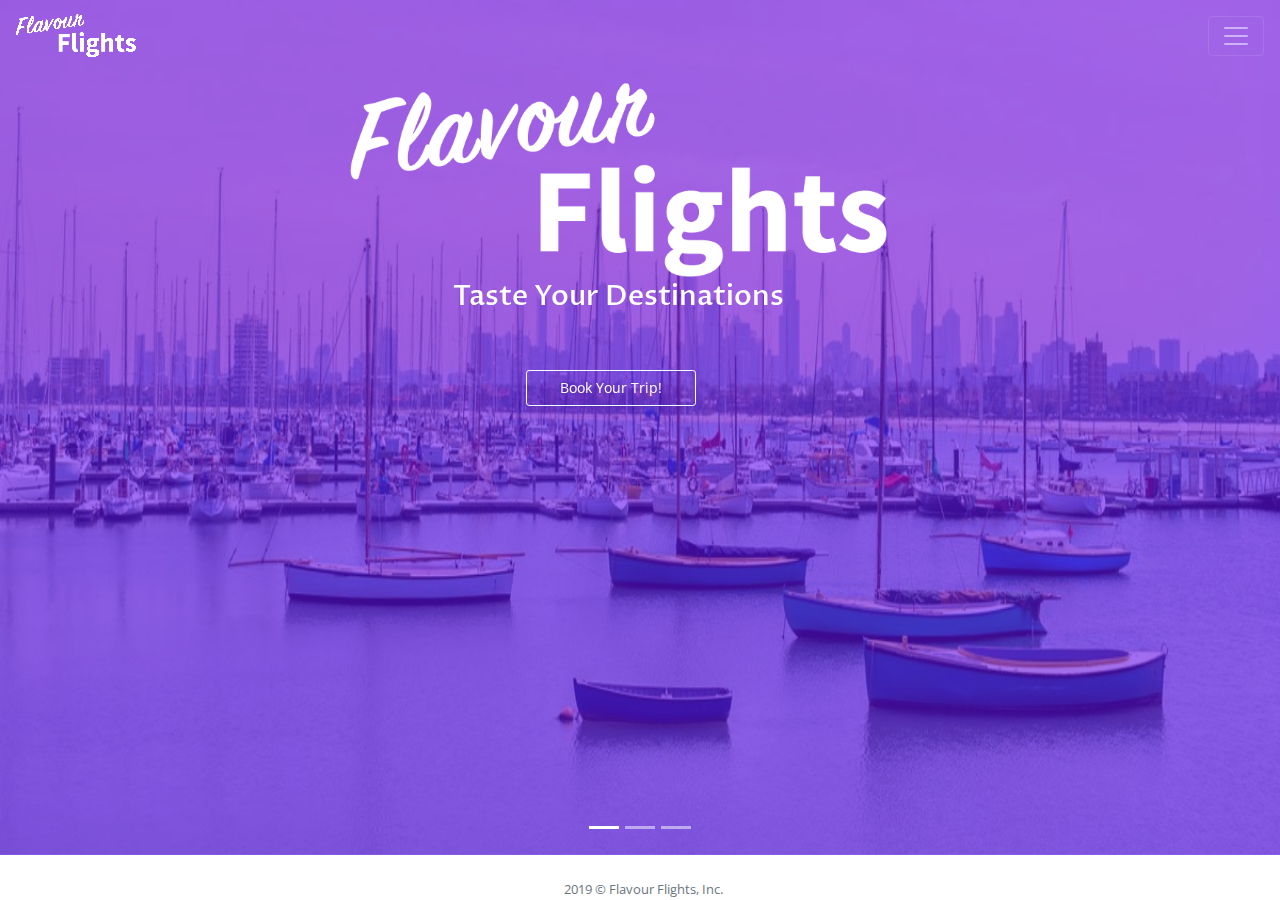
<file: index.html>
<!DOCTYPE html>
<html lang="en">
<head>
    <meta charset="UTF-8">
    <meta name="keywords" content="Flavour Flights, Mocktails, travelling">
    <meta name="viewport" content="width=device-width, initial-scale=1.0">
    <meta name="description" content="Reviews with photo's and video">
    <meta name="author" content="Alaa">
    <title>Flavour Flights</title>

    <link rel="stylesheet" href="https://stackpath.bootstrapcdn.com/bootstrap/4.3.1/css/bootstrap.min.css"
          integrity="sha384-ggOyR0iXCbMQv3Xipma34MD+dH/1fQ784/j6cY/iJTQUOhcWr7x9JvoRxT2MZw1T" crossorigin="anonymous">

    <script src="https://code.jquery.com/jquery-3.3.1.slim.min.js"
            integrity="sha384-q8i/X+965DzO0rT7abK41JStQIAqVgRVzpbzo5smXKp4YfRvH+8abtTE1Pi6jizo"
            crossorigin="anonymous"></script>
    <script src="https://cdnjs.cloudflare.com/ajax/libs/popper.js/1.14.7/umd/popper.min.js"
            integrity="sha384-UO2eT0CpHqdSJQ6hJty5KVphtPhzWj9WO1clHTMGa3JDZwrnQq4sF86dIHNDz0W1"
            crossorigin="anonymous"></script>
    <script src="https://stackpath.bootstrapcdn.com/bootstrap/4.3.1/js/bootstrap.min.js"
            integrity="sha384-JjSmVgyd0p3pXB1rRibZUAYoIIy6OrQ6VrjIEaFf/nJGzIxFDsf4x0xIM+B07jRM"
            crossorigin="anonymous"></script>
    <link rel="stylesheet" href="style.css">
    <link rel="stylesheet" href="style-index.css">
    <link rel="icon" type="image/png" sizes="16x16" href="src/favicon-16x16.png">


</head>
<body>


<!-- Audio is here   -->
<audio src="src/dm6uCZ6N4mwa.128.mp3" type="audio/mp3" autoplay >
</audio>

<a id="top"></a>

<nav class="navbar fixed-top navbar-dark bg-transparent">
    <img class="navbar-brand" src="src/logo_small.png" alt="logo_company">
    <button class="navbar-toggler" type="button" data-toggle="collapse" data-target="#navbarSupportedContent"
            aria-controls="navbarSupportedContent" aria-expanded="false" aria-label="Toggle navigation">
        <span class="navbar-toggler-icon"></span>
    </button>

    <div class="collapse navbar-collapse" id="navbarSupportedContent">
        <ul class="navbar-nav ml-auto text-right mr-2">
            <li class="nav-item active">
                <a class="nav-link" href="index.html">Home <span class="sr-only">(current)</span></a>
            </li>
            <li class="nav-item">
                <a class="nav-link" href="howitworks.html">How It Works</a>
            </li>
            <li class="nav-item">
                <a class="nav-link " href="about.html">About Us</a>
            </li>
            <li class="nav-item">
                <a class="nav-link " href="contact-users.html">Book Now!</a>
            </li>
            <li class="nav-item">
                <a class="nav-link " href="reviews.html">Reviews</a>
            </li>

        </ul>
        <!--
        <form class="form-inline my-2 my-lg-0">
            <input class="form-control mr-sm-2" type="search" placeholder="Search" aria-label="Search">
            <button class="btn btn-outline-success my-2 my-sm-0" type="submit">Search</button>
        </form>
        -->

    </div>

</nav>
<!-- color-opacity is here   -->
<div class="opacity-color" rel="opacity-color">
</div>

<div id="carouselExampleIndicators" class="carousel slide" data-ride="carousel">
    <ol class="carousel-indicators">
        <li data-target="#carouselExampleIndicators" data-slide-to="0" class="active"></li>
        <li data-target="#carouselExampleIndicators" data-slide-to="1"></li>
        <li data-target="#carouselExampleIndicators" data-slide-to="2"></li>
    </ol>
    <div class="carousel-inner">
        <div class="carousel-item active">
            <img class="d-block w-100"
                 src="src/breakwater-1200x500.jpg"
                 alt="First slide">
        </div>
        <div class="carousel-item">
            <img class="d-block w-100"
                 src="src/NautilusLVAN002-1200x500.jpg"
                 alt="Second slide">
        </div>
        <div class="carousel-item">
            <img class="d-block w-100"
                 src="src/e1cea-mede-1200x500.jpg" alt="Third slide">
        </div>
    </div>
    <a class="carousel-control-prev" href="#carouselExampleIndicators" role="button" data-slide="prev">
        <span class="carousel-control-prev-icon" aria-hidden="true"></span>
        <span class="sr-only">Previous</span>
    </a>
    <a class="carousel-control-next" href="#carouselExampleIndicators" role="button" data-slide="next">
        <span class="carousel-control-next-icon" aria-hidden="true"></span>
        <span class="sr-only">Next</span>
    </a>
    <div class="main-text hidden-xs">
        <div class="col-md-12 text-center">
            <img class="logo" src="src/Flavoured_Flights-11.png" alt="logo">
            <h3>
                Taste Your Destinations
            </h3>
            <br>
            <br>

            <div class="">
                <a class="btn btn-clear btn-sm btn-min-block" href="contact-users.html">Book Your Trip!</a></div>
        </div>
    </div>
</div>

<footer class="panel-footer-clear text-muted text-center mw-100">
    <div class="row">
        <div class="col">
            <span class="">&nbsp; 2019 &copy; Flavour Flights, Inc. </span>
        </div>
    </div>
</footer>
<!--  <a class="text-primary" href="#">Privacy</a> - <a class="text-primary" href="#">Terms</a>
</span>
</div>
<div class="col text-right">
 <span class=""><a href="#top">Back to top of page </a></span>
</div>
</div> -->

</body>
</html>
</file>
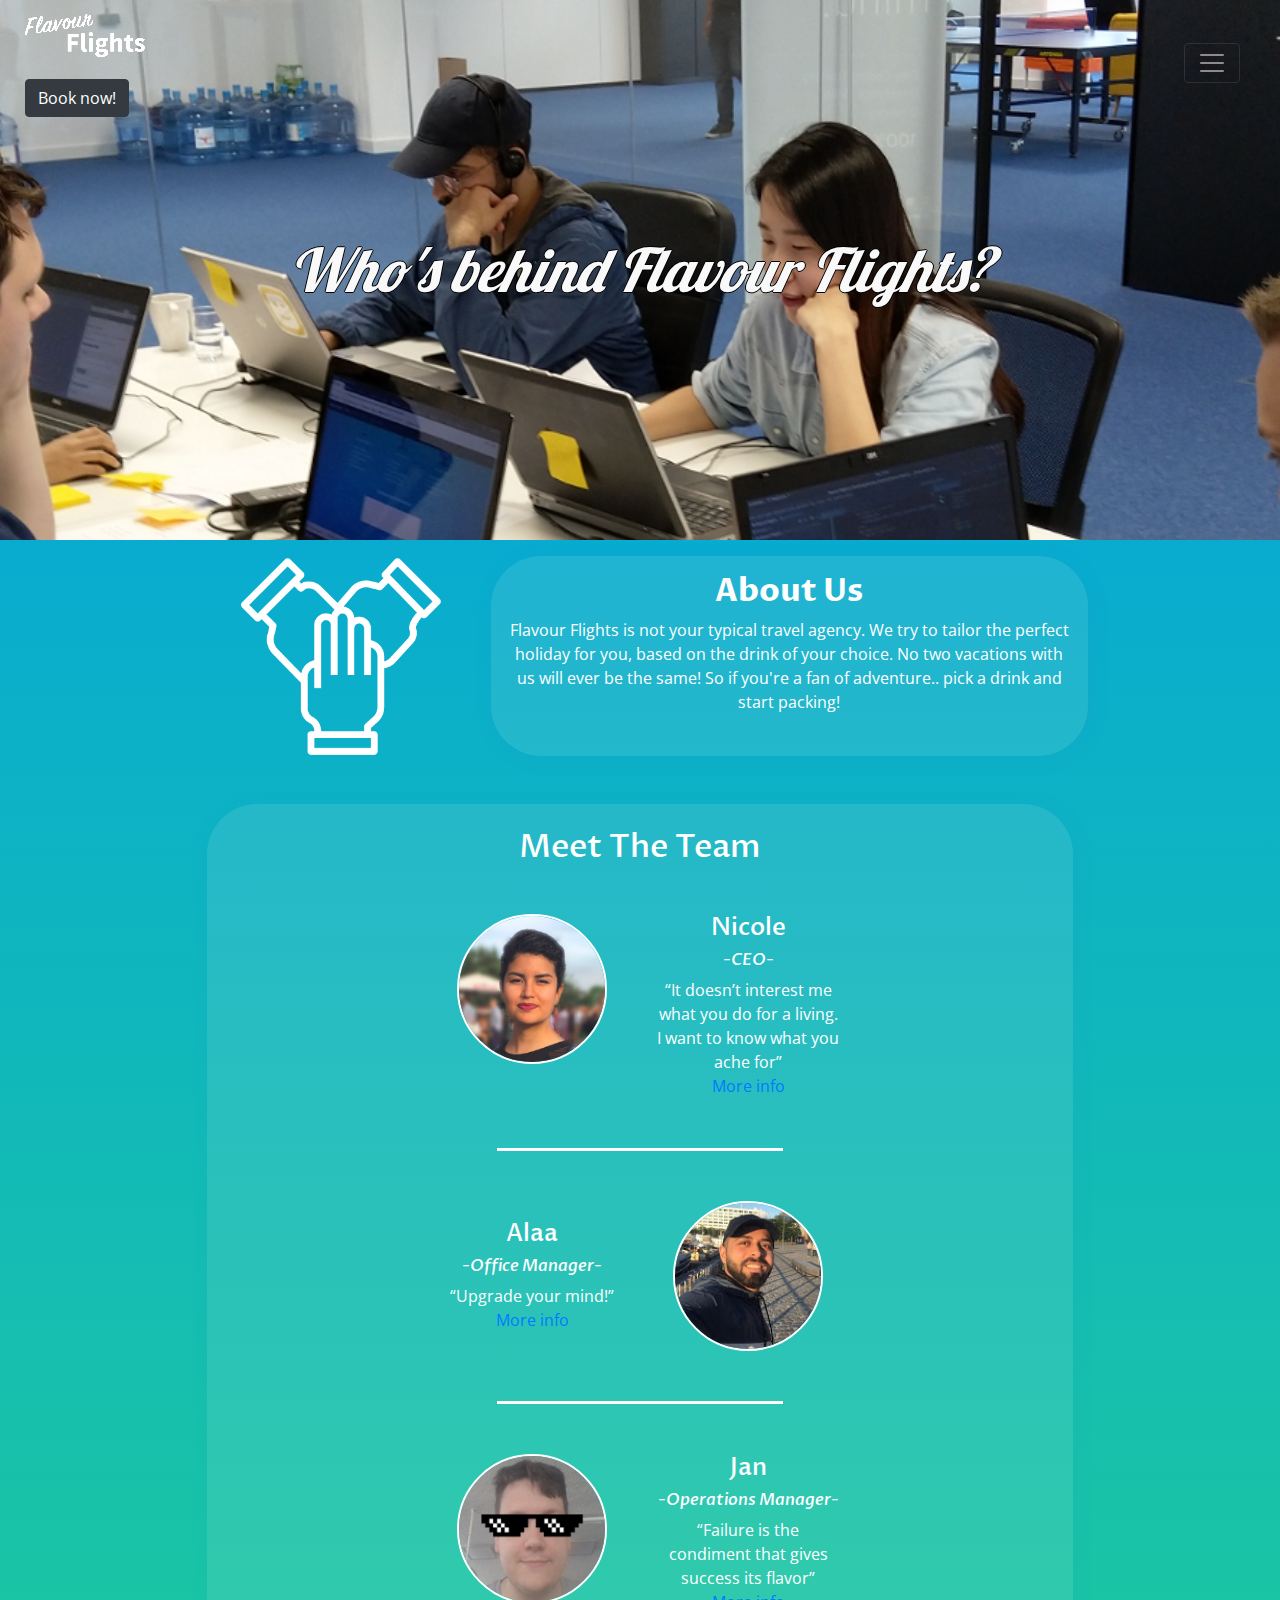
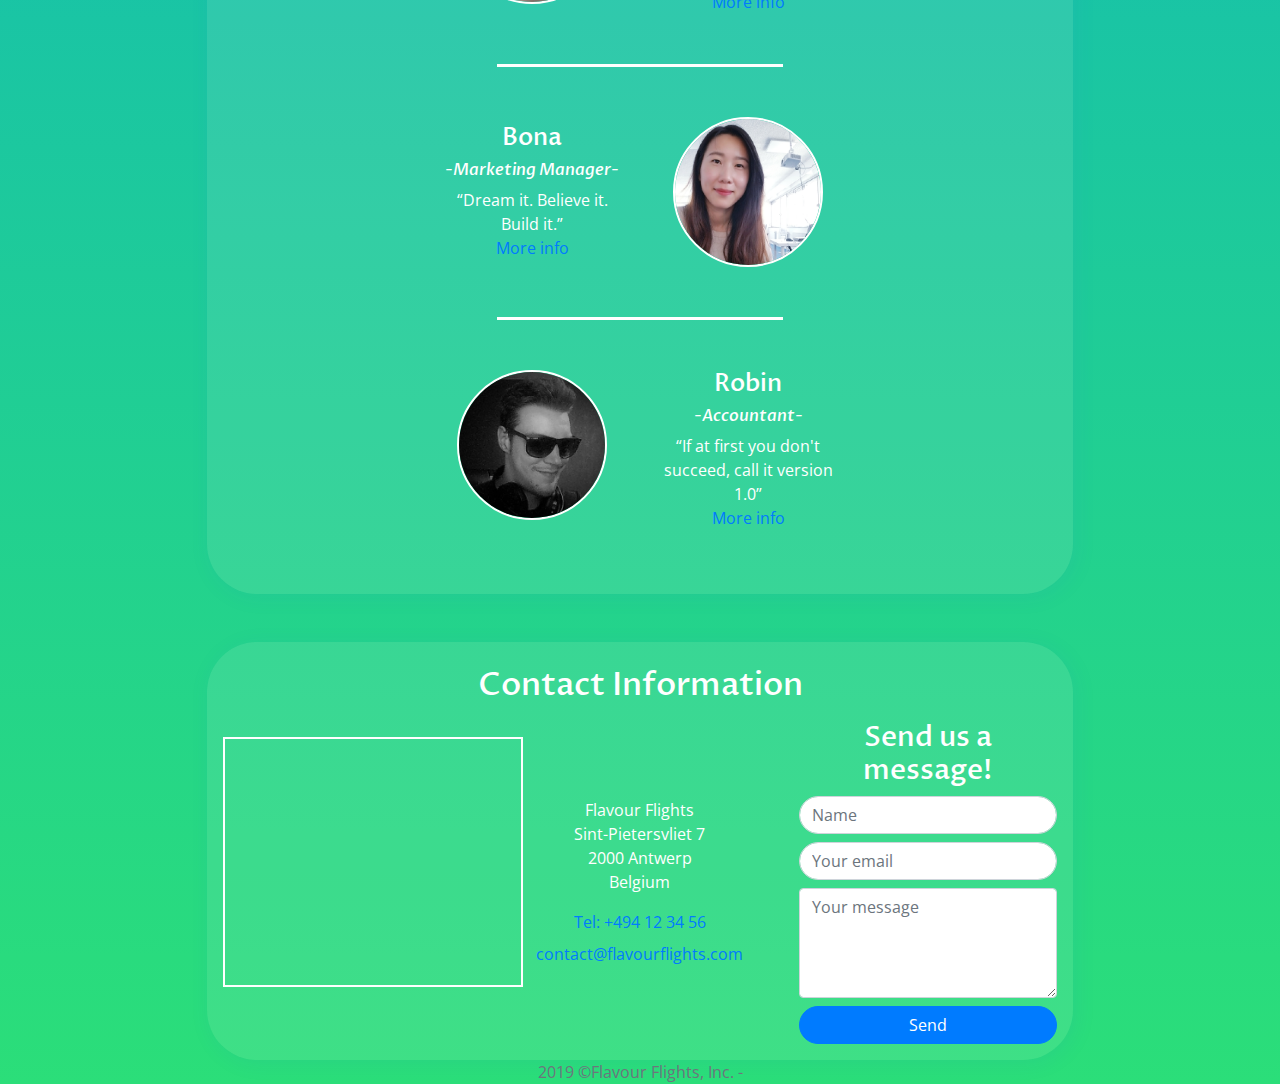
<file: about.html>
<!DOCTYPE html>
<html lang="en">
<head>
    <meta charset="utf-8">
    <meta name="viewport" content="width=device-width">
    <meta name="description" content="Take a look at our About page to find out more information about Flavour Flights and its employees">
    <meta name="keywords" content="Flavour Flights, Mocktails, travelling">
    <meta name="author" content="Robin Mariën">
    <title>Flavour Flights | About Us</title>
    <!-- bootstrap link (for button to-the-top) -->
    <link rel="stylesheet" href="https://maxcdn.bootstrapcdn.com/font-awesome/4.5.0/css/font-awesome.min.css">
    <link rel="stylesheet" href="https://stackpath.bootstrapcdn.com/bootstrap/4.3.1/css/bootstrap.min.css"
          integrity="sha384-ggOyR0iXCbMQv3Xipma34MD+dH/1fQ784/j6cY/iJTQUOhcWr7x9JvoRxT2MZw1T" crossorigin="anonymous">
    <link rel="stylesheet" type="text/css" href="style.css">
    <link rel="stylesheet" type="text/css" href="style-about.css">
    <link rel="icon" type="image/png" sizes="16x16" href="src/favicon-16x16.png">
</head>

<body>
    <!-- NAV BAR -->
    <header>
        <nav class="navbar fixed-top  navbar-dark bg-transparent" id="navbar_space">
            <div class="logobox">
                <div class="row">
                    <img class="navbar-brand" src="src/logo_small.png" alt="logo_company">
                </div>
                <div class="row mt-3">
                    <a href="contact-users.html" class="btn btn-dark d-md-block d-sm-none" id="book-now">Book
                        now!</a>
                </div>
            </div>
            <button class="navbar-toggler" type="button" data-toggle="collapse" data-target="#navbarSupportedContent"
                    aria-controls="navbarSupportedContent" aria-expanded="false" aria-label="Toggle navigation">
                <span class="navbar-toggler-icon"></span>
            </button>

            <div class="collapse navbar-collapse" id="navbarSupportedContent">

                <ul class="navbar-nav ml-auto text-right mr-2">

                    <li class="nav-item">
                        <a class="nav-link" href="index.html">Home <span class="sr-only">(current)</span></a>
                    </li>
                    <li class="nav-item">
                        <a class="nav-link" href="howitworks.html">How It Works</a>
                    </li>
                    <li class="nav-item active">
                        <a class="nav-link " href="about.html">About Us</a>
                    </li>
                    <li class="nav-item">
                        <a class="nav-link " href="contact-users.html">Book Now!</a>
                    </li>
                    <li class="nav-item">
                        <a class="nav-link " href="reviews.html">Reviews</a>
                    </li>
                </ul>
            </div>
        </nav>
    </header>
    <!-- NAV BAR end-->

    <!-- Parallax Header -->
    <div class="parallax"><h1 id="headertext" class="text-center">Who's behind Flavour Flights?</h1></div>


    <!-- MAIN CONTENT -->
    <main class="container mt-3 text-center" id="mainbody">
    <!-- ABOUT US section start-->
        <section class="mb-5">
    <!-- ABOUT US img -->
            <div class="row">
                <div class="col-md-4 my-auto">
                    <img id="Hands_icon" src="src/Flavoured_Flights_about.png" alt="Mocktail Icon">
                </div>
    <!-- ABOUT US text -->
                <div class="col-md-8 p-3 textsection">
                    <h2 id="about_us" class="font-weight-bold">About Us</h2>
                    <p>Flavour Flights is not your typical travel agency. We try to tailor the perfect holiday for you,
                        based on the drink of your choice. No two vacations with us will ever be the same! So if you're a fan of adventure..
                        pick a drink and start packing!
                    </p>
                </div>
            </div>
        </section>
    <!-- ABOUT US section end -->

    <!-- MEET THE TEAM section start-->
        <section class="container text-center p-3 mb-5 textsection">
            <h2 class="mt-2 mb-3">Meet The Team</h2>
    <!-- MEET NICOLE -->
            <div class="row profile mt-5">
                <div class="col-sm-3"></div>
                <div class="col-sm-3">
                    <img class="profile-pic" src="src/Nicole.png" alt="Nicole">
                </div>
                <div class="col-sm-3 my-auto profile-text">
                    <h4>Nicole</h4>
                    <h6><em>-CEO-</em></h6>
                    <q>It doesn’t interest me what you do for a living. I want to know what you ache for</q>
                    <a href="https://nicnicsai.github.io/markdown-to-html/" target="_blank">More info</a>
                </div>
                <div class="col-sm-3"></div>
            </div>
    <!-- MEET ALAA -->
            <div class="row profile">
                <div class="col-sm-3"></div>
                <div class="col-sm-3 my-auto profile-text">
                    <h4>Alaa</h4>
                    <h6><em>-Office Manager-</em></h6>
                    <q>Upgrade your mind!</q>
                    <a href="https://alaasho.github.io/alaashvcard/" target="_blank">More info</a>
                </div>
                <div class="col-sm-3">
                    <img class="profile-pic" src="src/alaa.jpeg" alt="Alaa">
                </div>
                <div class="col-sm-3"></div>
            </div>
    <!-- MEET JAN -->
            <div class="row profile">
                <div class="col-sm-3"></div>
                <div class="col-sm-3">
                    <img class="profile-pic" src="src/jan.jpg" alt="Jan">
                </div>
                <div class="col-sm-3 my-auto profile-text">
                    <h4>Jan</h4>
                    <h6><em>-Operations Manager-</em></h6>
                    <q>Failure is the condiment that gives success its flavor</q>
                    <a href="https://janvdv96.github.io/html-css-exercise/index.html" target="_blank">More info</a>
                </div>
                <div class="col-sm-3"></div>
            </div>
    <!-- MEET BONA -->
            <div class="row profile">
                <div class="col-sm-3"></div>
                <div class="col-sm-3 my-auto profile-text">
                    <h4>Bona</h4>
                    <h6><em>-Marketing Manager-</em></h6>
                    <q>Dream it. Believe it. Build it.</q>
                    <a href="https://bona-kim.github.io/markdown-to-html/index.html" target="_blank">More info</a>
                </div>
                <div class="col-sm-3">
                    <img class="profile-pic" src="src/bona.png" alt="Bona">
                </div>
                <div class="col-sm-3"></div>
            </div>
    <!-- MEET ROBIN -->
            <div class="row mb-5">
                <div class="col-sm-3"></div>
                <div class="col-sm-3">
                    <img class="profile-pic" src="src/robin.jpeg" alt="Robin">
                </div>
                <div class="col-sm-3 my-auto profile-text">
                    <h4>Robin</h4>
                    <h6><em>-Accountant-</em></h6>
                    <q>If at first you don't succeed, call it version 1.0</q>
                    <a href="https://robinmarien.github.io/challenge-HTML1/page2.html" target="_blank">More info</a>
                </div>
                <div class="col-sm-3"></div>
            </div>
        </section>
    <!-- MEET THE TEAM section end -->

    <!-- CONTACT INFORMATION section start-->
        <section class="container text-center p-3 textsection">
            <h2 id="contact_info" class="mt-2 mb-3">Contact Information</h2>
    <!-- CONTACT Map -->
            <div class="row">
                <div class="col-sm-12 col-md-6 col-lg-4">
                    <iframe title="Google maps location" class="mt-3" src="https://www.google.com/maps/embed?pb=!1m18!1m12!1m3!1d2498.6565010564827!2d4.39884241516468!3d51.22540317958977!2m3!1f0!2f0!3f0!3m2!1i1024!2i768!4f13.1!3m3!1m2!1s0x47c3f6591c88f09d%3A0x31d6c38718baba03!2sThe+Beacon!5e0!3m2!1snl!2sbe!4v1565600156329!5m2!1snl!2sbe" allowfullscreen></iframe>
                </div>
    <!-- CONTACT Vcard -->
                <div class="col-sm-12 col-md-6 col-lg-4 my-auto">
                    <address class="vcard">
                        <div class="Org">Flavour Flights</div>
                        <div class="adr">
                            <div class="street-address">Sint-Pietersvliet 7</div>
                            <span class="postal-code">2000</span>
                            <span class="locality">Antwerp</span>
                            <div class="country-name">Belgium</div>
                        </div>
                    </address>
                    <a class="mb-2" href="tel:+494123456" target="_blank">Tel: +494 12 34 56</a>
                    <a href=mailto:contact@flavourflights.com>contact@flavourflights.com</a>
                </div>
    <!-- CONTACT Form -->
                <div class="col-sm-12 col-md-12 col-lg-4 ">
                    <h3>Send us a message!</h3>
                    <form action="mailto:contact@flavourflights.com" method="POST" enctype="text/plain">
                        <input class="form-control rounded-pill mb-2" name="name" placeholder="Name" type="text" required>
                        <input class="form-control rounded-pill mb-2" name="email" placeholder="Your email" type="email" required>
                        <textarea class="form-control mb-2" name="message" placeholder="Your message" rows="4" required></textarea>
                        <input type="submit" value="Send" class="btn btn-primary rounded-pill send">
                    </form>
                </div>
            </div>
        </section>
    <!-- CONTACT INFORMATION section end -->
    </main>
    <!-- MAIN SECTION end -->
    <footer class="panel-footer text-center text-muted mw-100">
        <span>  2019 &copy;Flavour Flights, Inc. -</span>
    </footer>
    <!-- BACK TO TOP BUTTON -->
    <a href="#top" onclick="topFunction()" title="back to top" id="button"></a>

    <!-- Boots -->
    <script src="https://code.jquery.com/jquery-3.3.1.slim.min.js"
            integrity="sha384-q8i/X+965DzO0rT7abK41JStQIAqVgRVzpbzo5smXKp4YfRvH+8abtTE1Pi6jizo"
            crossorigin="anonymous"></script>
    <script src="https://cdnjs.cloudflare.com/ajax/libs/popper.js/1.14.7/umd/popper.min.js"
            integrity="sha384-UO2eT0CpHqdSJQ6hJty5KVphtPhzWj9WO1clHTMGa3JDZwrnQq4sF86dIHNDz0W1"
            crossorigin="anonymous"></script>
    <script src="https://stackpath.bootstrapcdn.com/bootstrap/4.3.1/js/bootstrap.min.js"
            integrity="sha384-JjSmVgyd0p3pXB1rRibZUAYoIIy6OrQ6VrjIEaFf/nJGzIxFDsf4x0xIM+B07jRM"
            crossorigin="anonymous"></script>
    <!-- BACK TO TOP BUTTON script -->
    <script>
        var btn = $('#button');
        $(window).scroll(function () {
            if ($(window).scrollTop() > 300) {
                btn.addClass('show');
            } else {
                btn.removeClass('show');
            }
        });

        $("#button").on("click", function () {
            $("body").scrollTop(0);
        });
    </script>
</body>
</html>
</file>
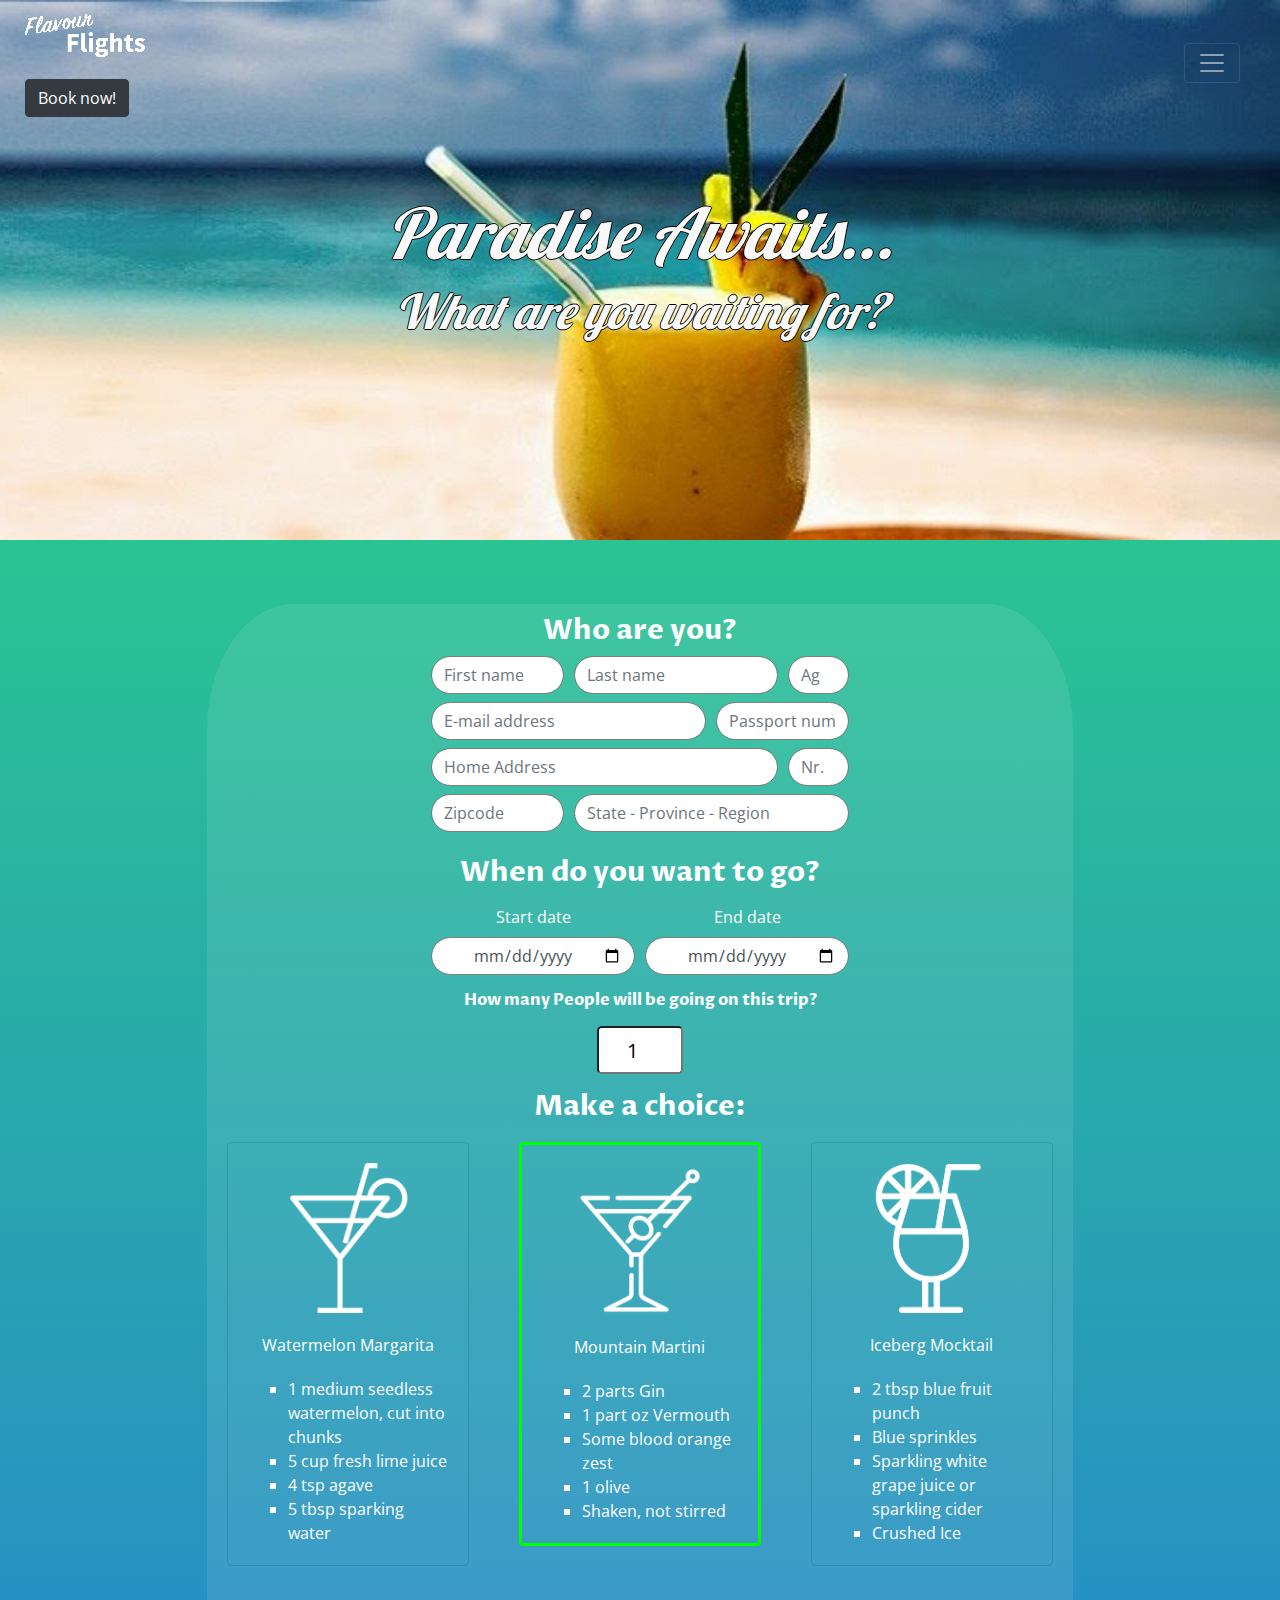
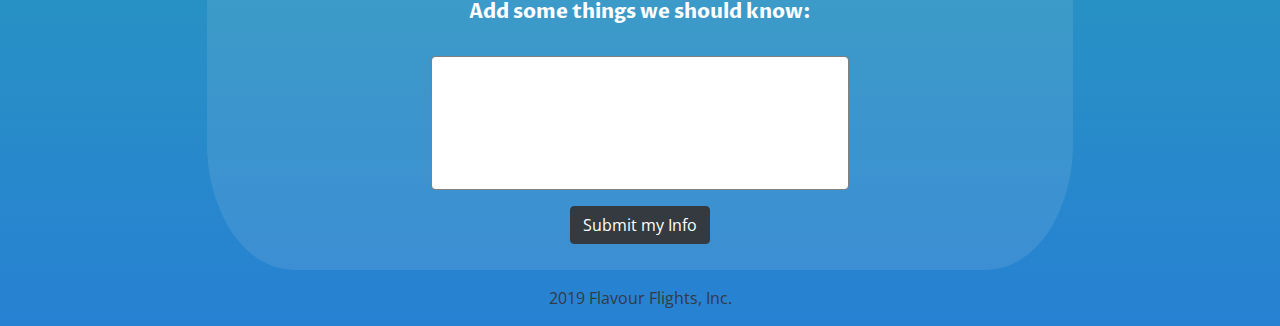
<file: contact-users.html>
<!doctype html>
<html lang="en">
<head>
    <meta charset="UTF-8">
    <meta name="keywords" content="Flavour Flights, Mocktails, travelling">
    <link rel="icon" type="image/png" sizes="16x16" href="src/favicon-16x16.png">
    <link rel="stylesheet" href="https://stackpath.bootstrapcdn.com/bootstrap/4.3.1/css/bootstrap.min.css"
          integrity="sha384-ggOyR0iXCbMQv3Xipma34MD+dH/1fQ784/j6cY/iJTQUOhcWr7x9JvoRxT2MZw1T" crossorigin="anonymous">
    <link rel="stylesheet" href="style.css">
    <script src="https://code.jquery.com/jquery-3.3.1.slim.min.js"
            integrity="sha384-q8i/X+965DzO0rT7abK41JStQIAqVgRVzpbzo5smXKp4YfRvH+8abtTE1Pi6jizo"
            crossorigin="anonymous"></script>
    <script src="https://cdnjs.cloudflare.com/ajax/libs/popper.js/1.14.7/umd/popper.min.js"
            integrity="sha384-UO2eT0CpHqdSJQ6hJty5KVphtPhzWj9WO1clHTMGa3JDZwrnQq4sF86dIHNDz0W1"
            crossorigin="anonymous"></script>
    <script src="https://stackpath.bootstrapcdn.com/bootstrap/4.3.1/js/bootstrap.min.js"
            integrity="sha384-JjSmVgyd0p3pXB1rRibZUAYoIIy6OrQ6VrjIEaFf/nJGzIxFDsf4x0xIM+B07jRM"
            crossorigin="anonymous"></script>
    <link rel="stylesheet" href="style.css">
    <link rel="stylesheet" href="style-contact-users.css">
    <title>Flavour Flights</title>
</head>
<body>

<!-- navbar -->
<nav class="navbar fixed-top  navbar-dark bg-transparent" id="navbar_space">
    <div class="logobox">
        <div class="row">
            <img class="navbar-brand" src="src/logo_small.png" alt="logo_company">
        </div>
        <div class="row mt-3">
            <a href="contact-users.html" class="btn btn-dark" id="book-now">Book now!</a>
        </div>
    </div>
    <button class="navbar-toggler" type="button" data-toggle="collapse" data-target="#navbarSupportedContent"
            aria-controls="navbarSupportedContent" aria-expanded="false" aria-label="Toggle navigation">
        <span class="navbar-toggler-icon"></span>
    </button>

    <div class="collapse navbar-collapse" id="navbarSupportedContent">

        <ul class="navbar-nav ml-auto text-right mr-2">

            <li class="nav-item">
                <a class="nav-link" href="index.html">Home <span class="sr-only">(current)</span></a>
            </li>
            <li class="nav-item">
                <a class="nav-link" href="howitworks.html">how it works</a>
            </li>
            <li class="nav-item">
                <a class="nav-link " href="about.html">about us</a>
            </li>
            <li class="nav-item active">
                <a class="nav-link " href="contact-users.html">contact</a>
            </li>
            <li class="nav-item">
                <a class="nav-link " href="reviews.html">reviews</a>
            </li>
        </ul>
    </div>
</nav>

<!-- Parallax Header -->
<div class="parallax">
    <div class="headertext text-center">
        <h1 class="text-center">Paradise Awaits...</h1>
        <h2 class="text-center">What are you waiting for?</h2>
    </div>
</div>


<!-- Form Start -->
<div class="container py-3 container-fluid mt-5">
    <form class="my-auto" action="mailto:janvandevelde.dev@gmail.com" method="post" enctype="text/plain">
        <h3 class="text-center"><b>Who are you?</b></h3>
        <div class="form-row justify-content-center">
            <div class="form-col col-xl-2 col-lg-2 col-md-3 col-sm-3 col-xs-2">
                <input type="text" class="form-control rounded-pill" placeholder="First name" name="fname"
                       title="First Name"
                       required>
            </div>
            <div class="form-col col-xl-3 col-lg-3 col-md-4 col-sm-5 col-xs-4">
                <input type="text" class="form-control rounded-pill" placeholder="Last name" name="lname"
                       title="Last Name" required>
            </div>
            <div class="form-col col-xl-1 col-lg-2 col-md-2 col-sm-2 col-xs-2">
                <input type="number" class="form-control rounded-pill" placeholder="Age" name="age" title="Age"
                       required>
            </div>
        </div>
        <div class="form-row mt-2 justify-content-center">
            <div class="form-col col-xl-4 col-lg-4 col-md-5 col-sm-5">
                <input type="text" class="form-control rounded-pill" placeholder="E-mail address" name="email"
                       title="E-mail"
                       required>
            </div>
            <div class="form-col col-xl-2 col-lg-3 col-md-4 col-sm-5">
                <input type="text" class="form-control rounded-pill" placeholder="Passport number" name="pspnr"
                       maxlength="10"
                       title="Passport Number" required>
            </div>
        </div>
        <div class="form-row mt-2 justify-content-center">
            <div class="form-col col-xl-5 col-lg-6 col-md-7 col-sm-8" id="input-address">
                <input type="text" class="form-control rounded-pill" placeholder="Home Address" name="adress"
                       title="Home Address"
                       required>
            </div>
            <div class="form-col col-xl-1 col-lg-1 col-md-2 col-sm-2">
                <input type="text" class="form-control rounded-pill" placeholder="Nr." name="houseNr"
                       title="House Number"
                       maxlength="3" required>
            </div>
        </div>
        <div class="form-row mt-2 justify-content-center">
            <div class="form-col col-xl-2 col-lg-2 col-md-2 col-sm-3">
                <input type="text" class="form-control rounded-pill" placeholder="Zipcode" name="zip" title="zipcode"
                       required>
            </div>
            <div class="form-col col-xl-4 col-lg-5 col-md-7 col-sm-7">
                <input type="text" class="form-control rounded-pill" placeholder="State - Province - Region"
                       name="place"
                       title="State - Province" required>
            </div>
        </div>
        <h3 class="mt-3 text-center p-2"><b>When do you want to go?</b></h3>
        <div class="form-row justify-content-center">
            <div class="col-xl-3 col-lg-3 col-md-4 col-sm-5 text-center">
                <label for="startdate">Start date</label>
                <input type="date" id="startdate" class="form-control rounded-pill text-center" name="start" required>
            </div>
            <div class="col-xl-3 col-lg-3 col-md-4 col-sm-5 text-center">
                <label for="startdate">End date</label>
                <input type="date" id="enddate" class="form-control rounded-pill text-center" name="end" required>
            </div>
        </div>
        <h6 class="text-center my-3"><b>How many People will be going on this trip?</b></h6>
        <div class="form-row justify-content-center">
            <input type="number" class="form-control-lg text-center" id="numberppl" name="amount" value="1" min="1"
                   max="8" step="1" required>
        </div>

        <!-- Radiobuttons disguised as cards, doesn't validate because a the divs are inside a label -->
        <h3 class="text-center mt-3"><b>Make a choice:</b></h3>
        <div class="row justify-content-center">
            <div class="col-xl-4 col-lg-4 col-md-9 col-sm-9">
                <label>
                    <input type="radio" name="product" class="card-input-element" value="Watermelon Margarita"/>
                    <div class="card card-input bg-transparent border-none">
                        <img class="card-img-top" src="src/Flavoured_Flights-05.png" alt="error">
                        <div class="text-center">Watermelon Margarita</div>
                        <div class="card-body">
                            <ul class="card-text text-left">
                                <li>1 medium seedless watermelon, cut into chunks</li>
                                <li>5 cup fresh lime juice</li>
                                <li>4 tsp agave</li>
                                <li>5 tbsp sparking water</li>
                            </ul>
                        </div>
                    </div>
                </label>
            </div>
            <div class="col-xl-4 col-lg-4 col-md-9 col-sm-9">
                <label>
                    <input type="radio" name="product" class="card-input-element" value="Mountain Martini" checked/>
                    <div class="card card-input bg-transparent border-none">
                        <img class="card-img-top" src="src/Flavoured_Flights-07.png" alt="error">
                        <div class="text-center">Mountain Martini</div>
                        <div class="card-body">
                            <ul class="card-text text-left">
                                <li>2 parts Gin</li>
                                <li>1 part oz Vermouth</li>
                                <li>Some blood orange zest</li>
                                <li>1 olive</li>
                                <li>Shaken, not stirred</li>
                            </ul>
                        </div>
                    </div>
                </label>
            </div>
            <div class="col-xl-4 col-lg-4 col-md-9 col-sm-9">
                <label>
                    <input type="radio" name="product" class="card-input-element" value="Iceberg Mocktail"/>
                    <div class="card card-input bg-transparent border-none">
                        <img class="card-img-top" src="src/Flavoured_Flights-06.png" alt="error">
                        <div class="text-center">Iceberg Mocktail</div>
                        <div class="card-body">
                            <ul class="card-text text-left">
                                <li>2 tbsp blue fruit punch</li>
                                <li>Blue sprinkles</li>
                                <li>Sparkling white grape juice or sparkling cider</li>
                                <li>Crushed Ice</li>
                            </ul>
                        </div>
                    </div>
                </label>
            </div>
        </div>

        <h5 class="text-center mt-3"><b>Add some things we should know:</b></h5>
        <div class="form-row justify-content-center">
            <div class="form-col col-xl-6 col-lg-6 col-md-7 col-sm-9">
                <label for="textareaBottom"></label>
                <textarea class="form-control" id="textareaBottom" name="extra" rows="5"></textarea>
            </div>
        </div>
        <div class="form-row justify-content-center my-3">
            <input type="submit" class="btn btn-dark text-center" value="Submit my Info">
        </div>
    </form>
    <!-- Form End -->

    <!-- Footer -->
    <footer class="panel-footer text-dark mw-100 mt-3">
        <div class="row">
            <div class="col-12 text-center">
                <span class="">  2019 Flavour Flights, Inc.</span>
            </div>
            <div></div>
        </div>
    </footer>
</div>

</body>
</html>
</file>
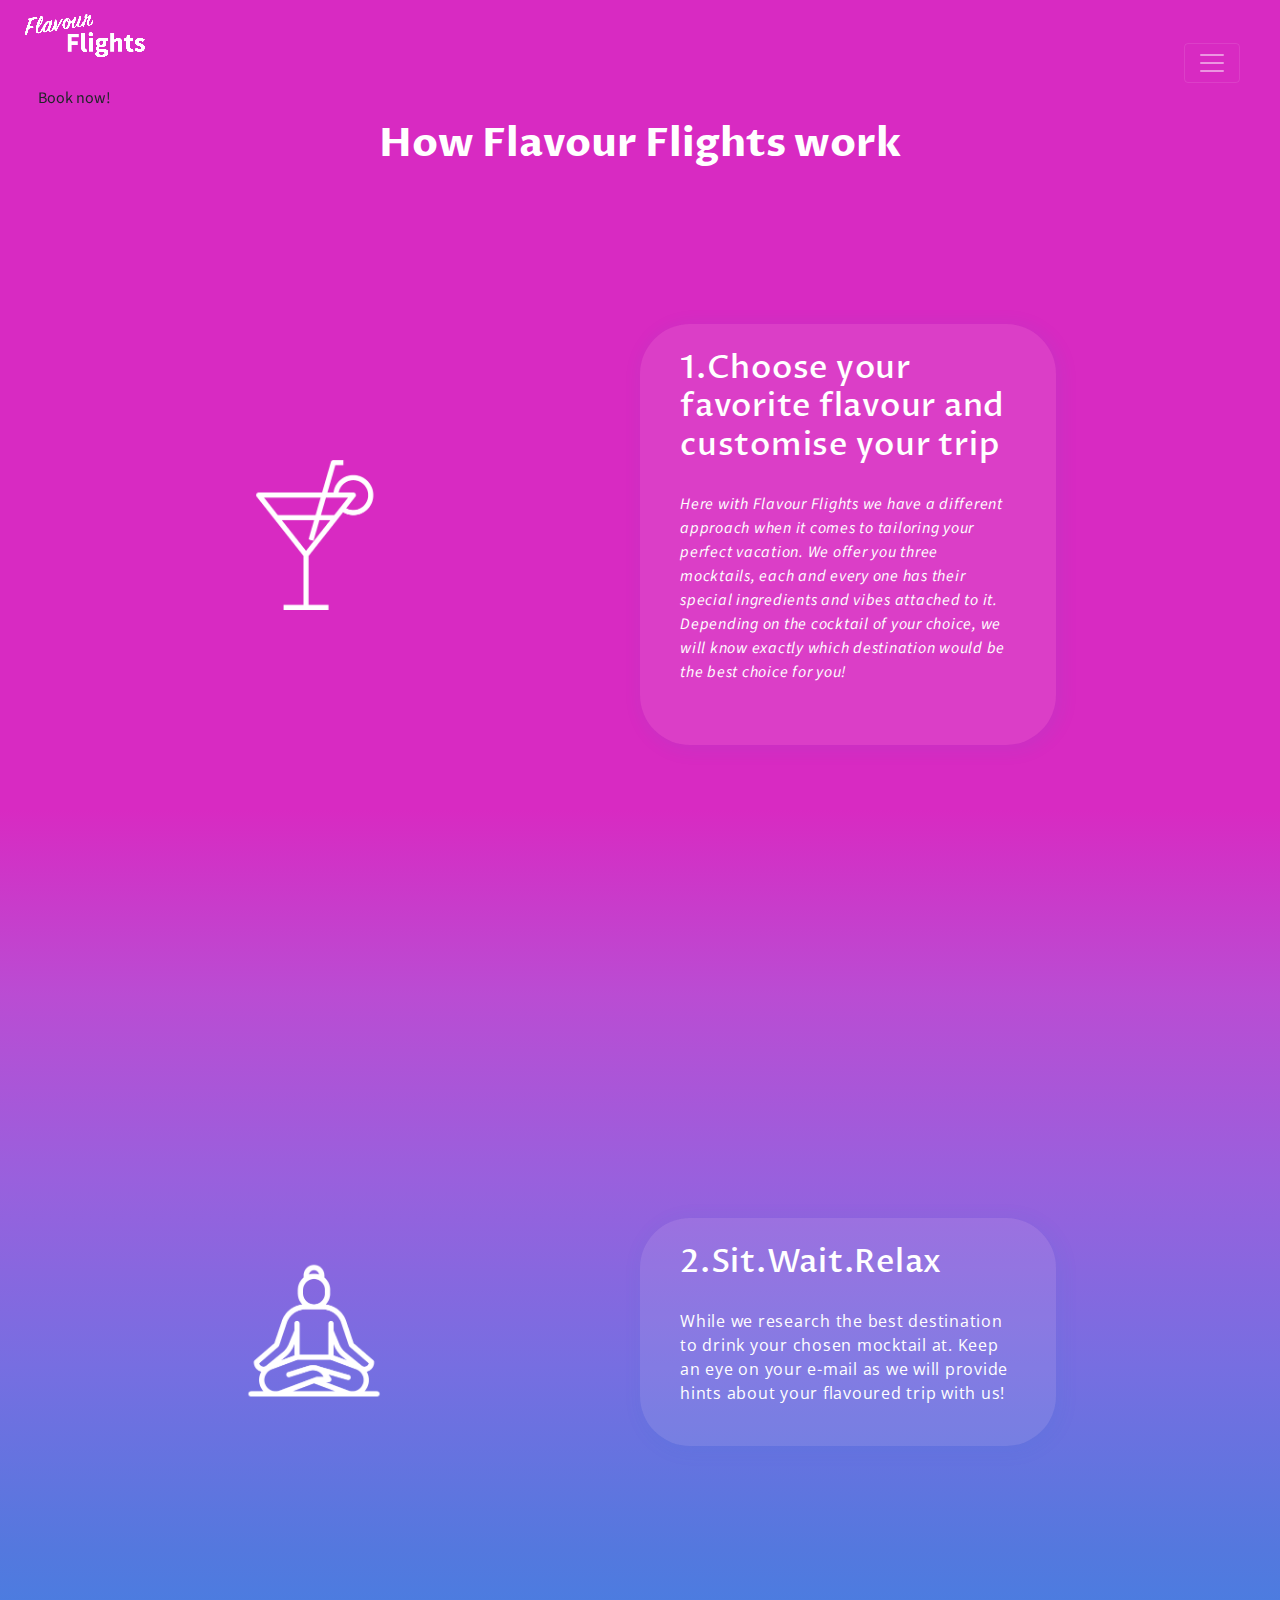
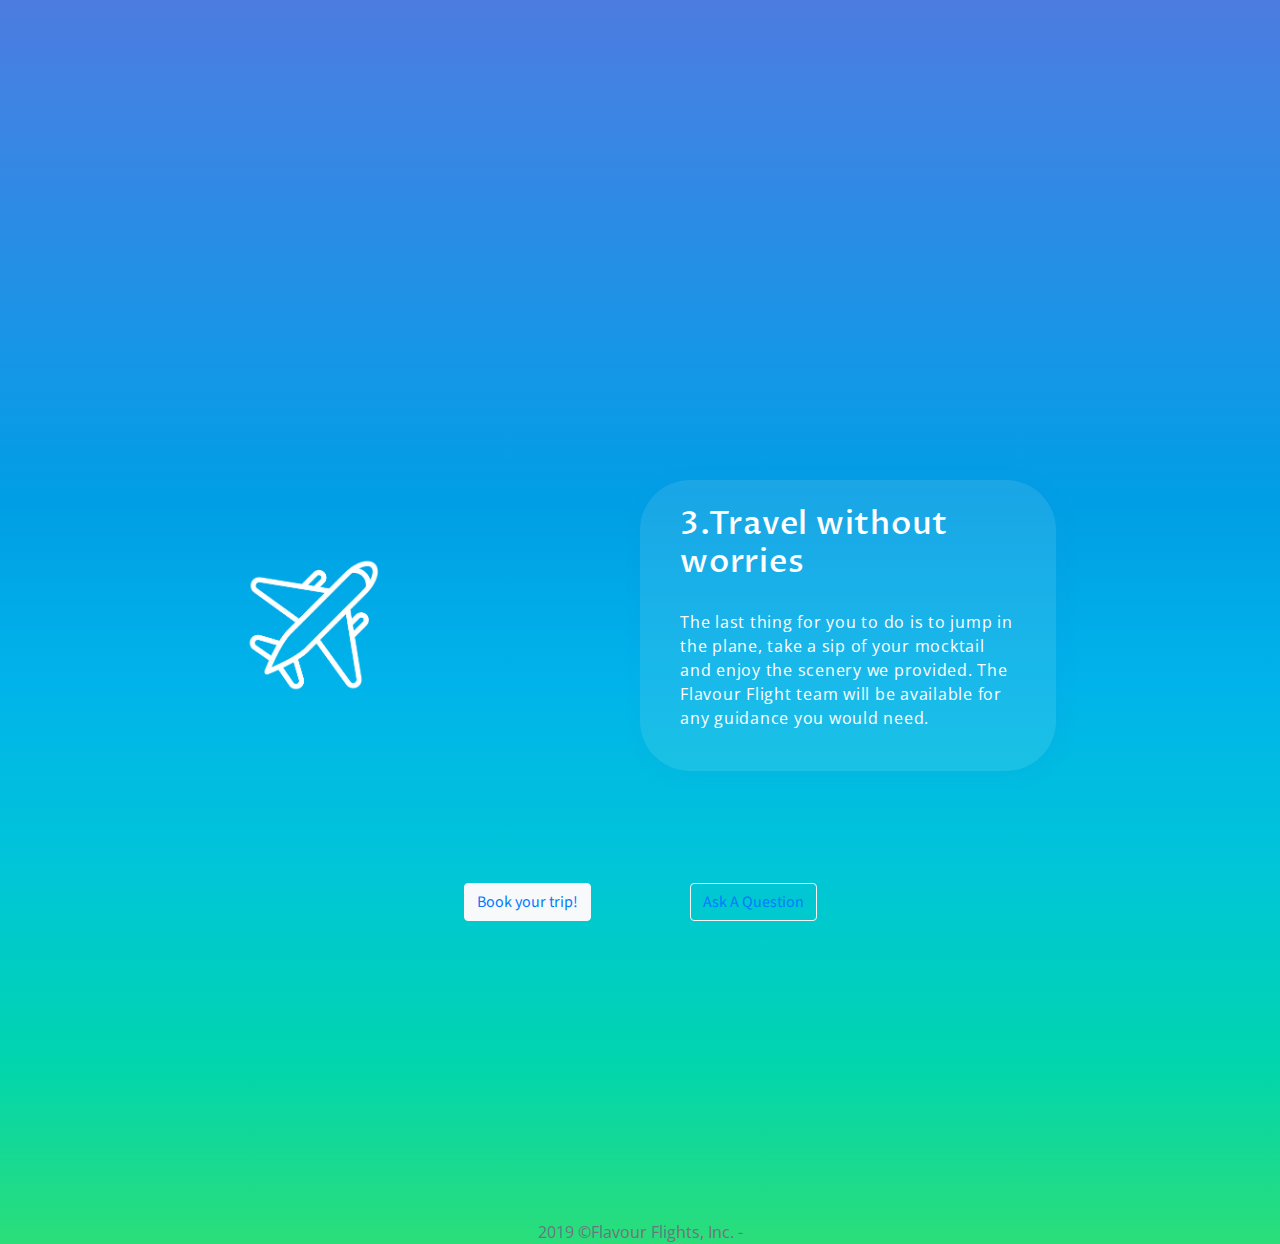
<file: howitworks.html>
<!doctype html>

<html lang="en">

<head>

    <meta charset="UTF-8">
    <meta name="viewport"
          content="width=device-width, user-scalable=no, initial-scale=1.0, maximum-scale=1.0, minimum-scale=1.0">
    <meta name="keywords" content="Flavour Flights, Mocktails, travelling">
    <meta name="author" content="Reyes-Guttmann-Nicole">
    <meta http-equiv="X-UA-Compatible" content="ie=edge">
    <!-- Favicon -->
    <link rel="icon" type="image/png" sizes="16x16" href="src/favicon-16x16.png">
    <!-- bootstrap link (for button to-the-top) -->
    <link rel="stylesheet" href="https://maxcdn.bootstrapcdn.com/font-awesome/4.5.0/css/font-awesome.min.css">
    <!-- bootstrap link -->
    <link rel="stylesheet" href="https://stackpath.bootstrapcdn.com/bootstrap/4.3.1/css/bootstrap.min.css"
          integrity="sha384-ggOyR0iXCbMQv3Xipma34MD+dH/1fQ784/j6cY/iJTQUOhcWr7x9JvoRxT2MZw1T" crossorigin="anonymous">
    <!-- stylesheets -->
    <link rel="stylesheet" href="style.css">
    <link rel="stylesheet" href="style-howitworks.css">
    <link href="https://fonts.googleapis.com/css?family=Proza+Libre:400,600i|Source+Sans+Pro:400,600i&display=swap"
          rel="stylesheet">
    <title>Flavour Flights</title>
</head>
<body>
<!-- NAVIGATION BAR start -->
<a name="top"></a>
<nav class="navbar fixed-top  navbar-dark bg-transparent" id="navbar_space">
    <div class="logobox">
        <div class="row">
            <img class="navbar-brand" src="src/logo_small.png" alt="logo_company">
        </div>
        <div class="row mt-3">
            <a href="contact-users.html" class="btn btn-transparent" id="book-now">Book
                now!</a>
        </div>
    </div>
    <button class="navbar-toggler" type="button" data-toggle="collapse" data-target="#navbarSupportedContent"
            aria-controls="navbarSupportedContent" aria-expanded="false" aria-label="Toggle navigation">
        <span class="navbar-toggler-icon"></span>
    </button>

    <div class="collapse navbar-collapse" id="navbarSupportedContent">

        <ul class="navbar-nav ml-auto text-right mr-2">

            <li class="nav-item">
                <a class="nav-link" href="index.html">Home <span class="sr-only">(current)</span></a>
            </li>
            <li class="nav-item active">
                <a class="nav-link" href="howitworks.html">How It Works</a>
            </li>
            <li class="nav-item">
                <a class="nav-link " href="about.html">About Us</a>
            </li>
            <li class="nav-item">
                <a class="nav-link " href="contact-users.html">Book Now!</a>
            </li>
            <li class="nav-item">
                <a class="nav-link " href="reviews.html">Reviews</a>
            </li>
        </ul>
    </div>
</nav>

<!-- How-it-works-page -->
<section class="container text-white" id="containerfull">
    <section id="customtripfull">
        <h1> How Flavour Flights work </h1>
        <!-- CUSTOM TRIP -->
        <div id="customtrip" class="row pt-5">
            <section id="image_container_1" class="col-md-6 my-auto">
                <img id="first_icon" class="d-none d-lg-flex" src="src/Flavoured_Flights-05.png" alt="custom info icon"
                >
            </section>
            <section id="text_container_1" class="col-lg-6 my-auto ">
                <h2>1.Choose your favorite flavour and customise your trip</h2>
                <p> Here with Flavour Flights we have a different approach when it comes to tailoring your perfect

                    vacation.

                    We

                    offer you three mocktails, each and every one has their special ingredients and vibes attached

                    to

                    it.

                    Depending

                    on the cocktail of your choice, we will know exactly which destination would be the best choice

                    for

                    you! </p>
            </section>
        </div>
    </section>
    <!-- SIT AND RELAX -->
    <section id="sitrelaxfull">
        <div id="sitrelax" class="row pt-5">
            <section id="image_container_2" class="col-md-6 my-auto">
                <img id="second_icon" class="d-none d-lg-flex" src="src/Flavoured_Flights-09.png"
                     alt="Sit wait relax icon"
                >
            </section>
            <section id="text_container_2" class="col-lg-6 my-auto">
                <h2>2.Sit.Wait.Relax</h2>
                <p>While we research the best destination to drink your chosen mocktail at. Keep an eye on your
                    e-mail
                    as we
                    will
                    provide hints about your flavoured trip with us!</p>
            </section>
        </div>
    </section>
    <!-- TRAVEL TIME -->
    <section id="traveltimefull">
        <div id="traveltime" class="row">
            <section id="image_container_3" class="col-md-6 my-auto">
                <img id="third_icon" class="d-none d-lg-flex" src="src/Flavoured_Flights-08.png" alt="travel icon">
            </section>
            <section id="text_container_3" class="col-lg-6 my-auto">
                <h2> 3.Travel without worries</h2>
                <p>The last thing for you to do is to jump in the plane, take a sip of your mocktail and enjoy the
                    scenery we
                    provided. The Flavour Flight team will be available for any guidance you would need.</p>
            </section>
        </div>
        <!-- BUTTONS -->
        <div id="buttons" class="pt-5 text-center m-5">
            <button id="book_button" class="btn btn-light mt-3 m-none mr-md-5"><a href="contact-users.html">Book your
                trip!</a></button>
            <button id="ask_button" class="btn btn-outline-light mt-3 m-none ml-md-5"><a href="about.html">Ask A
                Question </a>
            </button>
        </div>
    </section>
    <!-- FOOTER -->
    <footer class="panel-footer text-center text-muted mw-100">

        <span>  2019 &copy;Flavour Flights, Inc. -</span>

    </footer>
</section>
<!-- BACK TO TOP BUTTON -->
<a href="#top" onclick="topFunction()" title="back to top" id="button"></a>
<!-- Bootstrap script -->
<script src="https://code.jquery.com/jquery-3.3.1.slim.min.js"

        integrity="sha384-q8i/X+965DzO0rT7abK41JStQIAqVgRVzpbzo5smXKp4YfRvH+8abtTE1Pi6jizo"

        crossorigin="anonymous"></script>
<script src="https://cdnjs.cloudflare.com/ajax/libs/popper.js/1.14.7/umd/popper.min.js"

        integrity="sha384-UO2eT0CpHqdSJQ6hJty5KVphtPhzWj9WO1clHTMGa3JDZwrnQq4sF86dIHNDz0W1"

        crossorigin="anonymous"></script>
<script src="https://stackpath.bootstrapcdn.com/bootstrap/4.3.1/js/bootstrap.min.js"

        integrity="sha384-JjSmVgyd0p3pXB1rRibZUAYoIIy6OrQ6VrjIEaFf/nJGzIxFDsf4x0xIM+B07jRM"

        crossorigin="anonymous"></script>
<!-- BACK TO TOP BUTTON script -->
<script>

    var btn = $('#button');


    $(window).scroll(function () {

        if ($(window).scrollTop() > 300) {

            btn.addClass('show');

        } else {

            btn.removeClass('show');

        }

    });


    $("#button").on("click", function () {
        $("body").scrollTop(0)
        ;

    });


</script>
</body>
</html>
</file>
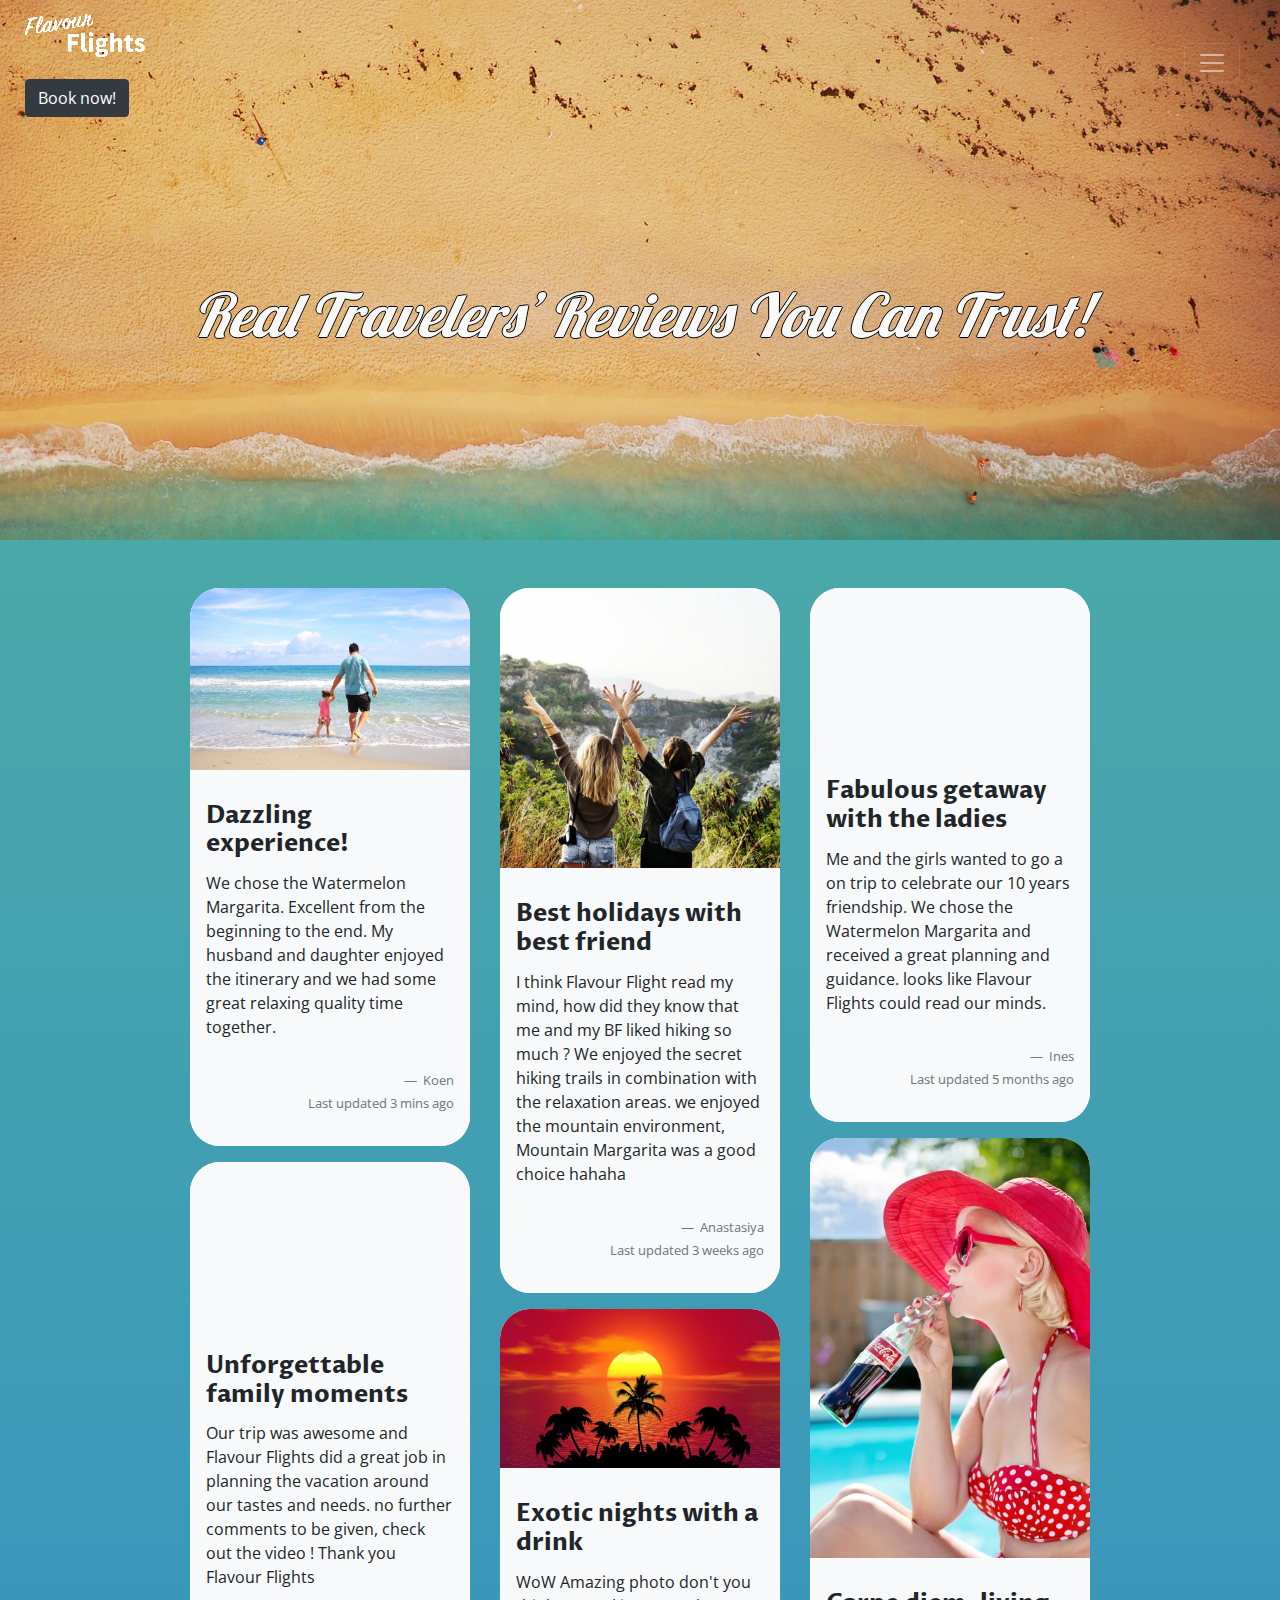
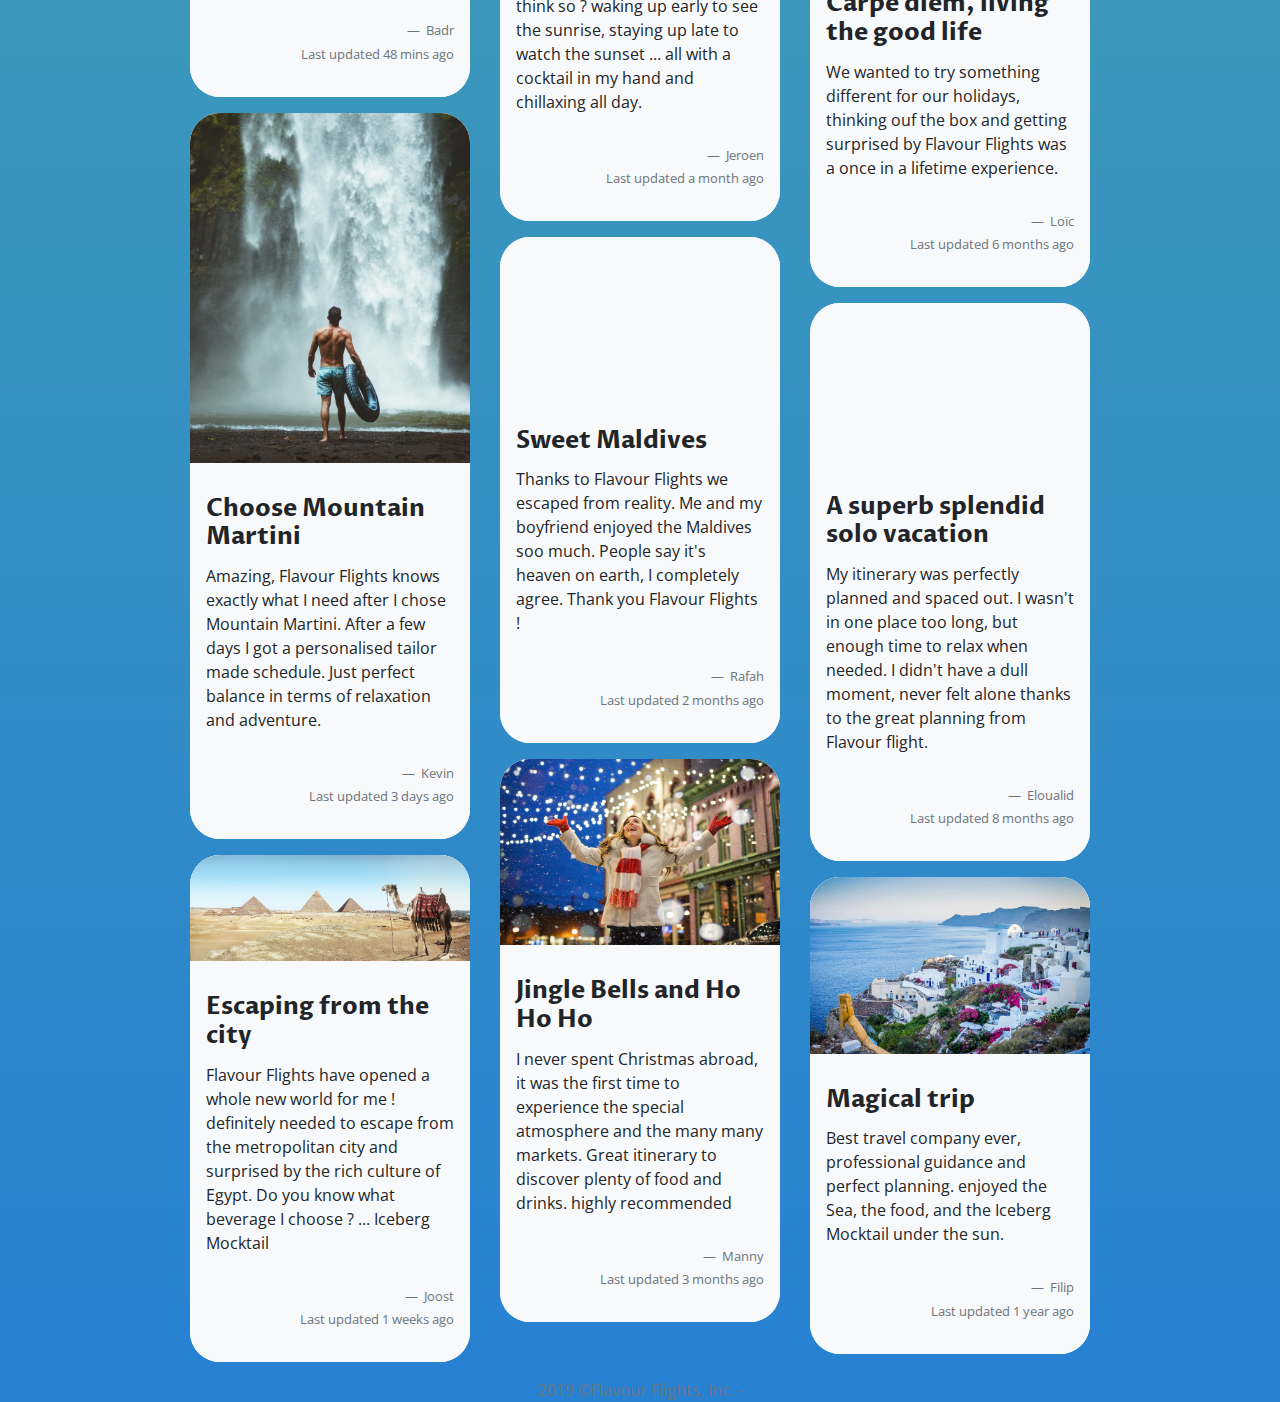
<file: reviews.html>
<!DOCTYPE html>
<html lang="en">
<head>
    <meta charset="UTF-8">
    <meta name="viewport" content="width=device-width, initial-scale=1.0">
    <meta name="description" content="Reviews with photo's and video">
    <meta name="keywords" content="Flavour Flights, Mocktails, travelling, Review">
    <meta name="author" content="Bona Kim">
    <title>REVIEWS</title>
    <!-- bootstrap link (for button to-the-top) -->
    <link rel="stylesheet" href="https://maxcdn.bootstrapcdn.com/font-awesome/4.5.0/css/font-awesome.min.css">
    <link rel="stylesheet" href="https://stackpath.bootstrapcdn.com/bootstrap/4.3.1/css/bootstrap.min.css"
          integrity="sha384-ggOyR0iXCbMQv3Xipma34MD+dH/1fQ784/j6cY/iJTQUOhcWr7x9JvoRxT2MZw1T" crossorigin="anonymous">
    <link rel="stylesheet" href="style.css">
    <link rel="stylesheet" href="style-reviews.css">
    <link rel="icon" type="image/png" sizes="16x16" href="src/favicon-16x16.png">
</head>
<body>


<!-- NAVIGATION -->
<nav class="navbar fixed-top  navbar-dark bg-transparent" id="navbar_space">
    <div class="logobox">
        <div class="row">
            <img class="navbar-brand" src="src/logo_small.png" alt="logo_company">
        </div>
        <div class="row mt-3">
            <a href="contact-users.html" class="btn btn-dark" id="book-now">Book
                now!</a>
        </div>
    </div>
    <button class="navbar-toggler" type="button" data-toggle="collapse" data-target="#navbarSupportedContent"
            aria-controls="navbarSupportedContent" aria-expanded="false" aria-label="Toggle navigation">
        <span class="navbar-toggler-icon"></span>
    </button>

    <div class="collapse navbar-collapse" id="navbarSupportedContent">

        <ul class="navbar-nav ml-auto text-right mr-2">
            <li class="nav-item">
                <a class="nav-link" href="index.html">Home <span class="sr-only">(current)</span></a>
            </li>
            <li class="nav-item">
                <a class="nav-link" href="howitworks.html">How It Works</a>
            </li>
            <li class="nav-item">
                <a class="nav-link " href="about.html">About Us</a>
            </li>
            <li class="nav-item">
                <a class="nav-link " href="contact-users.html">Book Now!</a>
            </li>
            <li class="nav-item active">
                <a class="nav-link " href="reviews.html">Reviews</a>
            </li>

        </ul>
    </div>
</nav>

<!-- HEADER -->
<div class="parallax"><h1 id="headertext" class="text-center">Real Travelers’ Reviews You Can Trust!</h1></div>

<!-- MAIN -->
<main class="mt-5">
    <section class="container-fluid w-75"> <!-- review container with 1row (3 columns)-->
        <h2 class="hidden">Reviews list</h2>
        <section class="row m-auto">
            <!-- 1st column of the Review section -->
            <div class="col-12 col-md-6 col-xl-4">
                <div class="card border-0 mb-3 brBoth">
                    <div class="card-body border-0 p-0 bg-light brBoth">
                        <img class="w-100 mb-3 brUp" src="src/review1_1.png"
                             alt="father and daughter walking peacefully on the beach" title="Photo of Review1">
                        <div class="p-3">
                            <h4 class="card-title text-body font-weight-bold">Dazzling experience!</h4>
                            <p class="card-text text-body">
                                We chose the Watermelon Margarita. Excellent from the beginning to the end. My husband
                                and daughter enjoyed the itinerary and we had some great relaxing quality time together.
                            </p>
                        </div>
                        <footer class="text-right p-3 brDown">
                            <div class="blockquote-footer">
                                Koen
                            </div>
                            <p><small class="text-muted">Last updated 3 mins ago</small></p>
                        </footer>

                    </div>
                </div> <!--Review 1-1-->
                <div class="card border-0 mb-3 brBoth">
                    <div class="card-body p-0 bg-light brBoth">
                        <div class="embed-responsive embed-responsive-16by9 mb-3">
                            <iframe class="embed-responsive-item brUp"
                                    src="https://www.youtube.com/embed/IpWn_FsxcTA"></iframe>
                        </div>
                        <div class="p-3">
                            <h4 class="card-title text-body font-weight-bold">Unforgettable family moments</h4>
                            <p class="card-text text-body">
                                Our trip was awesome and Flavour Flights did a great job in planning the vacation around
                                our tastes and needs. no further comments to be given, check out the video ! Thank you
                                Flavour Flights
                            </p>
                        </div>
                        <footer class="text-right p-3 brDown">
                            <div class="blockquote-footer">
                                Badr
                            </div>
                            <p><small class="text-muted">Last updated 48 mins ago</small></p>
                        </footer>

                    </div>
                </div> <!--Review 1-2-->
                <div class="card border-0 mb-3 brBoth">
                    <div class="card-body p-0 bg-light brBoth">
                        <img class="w-100 mb-3 brUp" src="src/review1_3.png" alt="A guy in front of the waterfall"
                             title="Photo of Review3">
                        <div class="p-3">
                            <h4 class="card-title text-body font-weight-bold">Choose Mountain Martini</h4>
                            <p class="card-text text-body">
                                Amazing, Flavour Flights knows exactly what I need after I chose Mountain Martini. After
                                a few days I got a personalised tailor made schedule. Just perfect balance in terms of
                                relaxation and adventure.
                            </p>
                        </div>
                        <footer class="text-right p-3 brDown">
                            <div class="blockquote-footer">
                                Kevin
                            </div>
                            <p><small class="text-muted">Last updated 3 days ago</small></p>
                        </footer>

                    </div>
                </div> <!--Review 1-3-->
                <div class="card border-0 mb-3 brBoth">
                    <div class="card-body p-0 bg-light brBoth">
                        <img class="w-100 mb-3 brUp" src="src/review1_4.png" alt="Pyramids and a camel in the dessert"
                             title="Photo of Review4">
                        <div class="p-3">
                            <h4 class="card-title text-body font-weight-bold">Escaping from the city</h4>
                            <p class="card-text text-body">
                                Flavour Flights have opened a whole new world for me ! definitely needed to escape from
                                the metropolitan city and surprised by the rich culture of Egypt. Do you know what
                                beverage I choose ? ... Iceberg Mocktail
                            </p>
                        </div>
                        <footer class="text-right p-3 brDown">
                            <div class="blockquote-footer">
                                Joost
                            </div>
                            <p><small class="text-muted">Last updated 1 weeks ago</small></p>
                        </footer>

                    </div>
                </div> <!--Review 1-4-->
            </div>
            <!-- 2nd column of the Review section -->
            <div class="col-12 col-md-6 col-xl-4">
                <div class="card border-0 mb-3 brBoth">
                    <div class="card-body p-0 bg-light brBoth">
                        <img class="w-100 mb-3 brUp" src="src/review2_1.png"
                             alt="2 girls on the top of the mountain stretching their arms" title="Photo of Review5">
                        <div class="p-3">
                            <h4 class="card-title text-body font-weight-bold">Best holidays with best friend</h4>
                            <p class="card-text text-body">
                                I think Flavour Flight read my mind, how did they know that me and my BF liked hiking so
                                much ? We enjoyed the secret hiking trails in combination with the relaxation areas. we
                                enjoyed the mountain environment, Mountain Margarita was a good choice hahaha
                            </p>
                        </div>
                        <footer class="text-right p-3 brDown">
                            <div class="blockquote-footer">
                                Anastasiya
                            </div>
                            <p><small class="text-muted">Last updated 3 weeks ago</small></p>
                        </footer>

                    </div>
                </div> <!--Review 2-1-->
                <div class="card border-0 mb-3 brBoth">
                    <div class="card-body p-0 bg-light brBoth">
                        <img class="w-100 mb-3 brUp" src="src/review2_2.png" alt="Palm trees sunset view"
                             title="Photo of Review6">
                        <div class="p-3">
                            <h4 class="card-title text-body font-weight-bold">Exotic nights with a drink</h4>
                            <p class="card-text text-body">
                                WoW Amazing photo don't you think so ? waking up early to see the sunrise, staying up
                                late to watch the sunset ... all with a cocktail in my hand and chillaxing all day.
                            </p>
                        </div>
                        <footer class="text-right p-3 brDown">
                            <div class="blockquote-footer">
                                Jeroen
                            </div>
                            <p><small class="text-muted">Last updated a month ago</small></p>
                        </footer>

                    </div>
                </div> <!--Review 2-2-->
                <div class="card border-0 mb-3 brBoth">
                    <div class="card-body p-0 bg-light brBoth">
                        <div class="embed-responsive embed-responsive-16by9 mb-3">
                            <iframe class="embed-responsive-item brUp"
                                    src="https://www.youtube.com/embed/AkzWXYGDl20"></iframe>
                        </div>
                        <div class="p-3">
                            <h4 class="card-title text-body font-weight-bold">Sweet Maldives</h4>
                            <p class="card-text text-body">
                                Thanks to Flavour Flights we escaped from reality. Me and my boyfriend enjoyed the
                                Maldives soo much. People say it's heaven on earth, I completely agree. Thank you
                                Flavour Flights !
                            </p>
                        </div>
                        <footer class="text-right p-3">
                            <div class="blockquote-footer">
                                Rafah
                            </div>
                            <p><small class="text-muted">Last updated 2 months ago</small></p>
                        </footer>

                    </div>
                </div> <!--Review 2-3-->
                <div class="card border-0 mb-3 brBoth">
                    <div class="card-body p-0 bg-light brBoth">
                        <img class="w-100 mb-3 brUp" src="src/review2_4.png" alt="a woman enjoying the snowflakes"
                             title="Photo of Review8">
                        <div class="p-3">
                            <h4 class="card-title text-body font-weight-bold">Jingle Bells and Ho Ho Ho</h4>
                            <p class="card-text text-body">
                                I never spent Christmas abroad, it was the first time to experience the special
                                atmosphere and the many many markets. Great itinerary to discover plenty of food and
                                drinks. highly recommended
                            </p>
                        </div>
                        <footer class="text-right p-3 brDown">
                            <div class="blockquote-footer">
                                Manny
                            </div>
                            <p><small class="text-muted">Last updated 3 months ago</small></p>
                        </footer>

                    </div>
                </div> <!--Review 2-4-->
            </div>
            <!-- 3rd column of the Review section -->
            <div class="col-12 col-md-6 col-xl-4">
                <div class="card border-0 mb-3 brBoth">
                    <div class="card-body p-0 bg-light brBoth">
                        <div class="embed-responsive embed-responsive-16by9 mb-3">
                            <iframe class="embed-responsive-item brUp"
                                    src="https://www.youtube.com/embed/VWM14212FQ8"></iframe>
                        </div>
                        <div class="p-3">
                            <h4 class="card-title text-body font-weight-bold">Fabulous getaway with the ladies</h4>
                            <p class="card-text text-body">
                                Me and the girls wanted to go a on trip to celebrate our 10 years friendship. We chose
                                the Watermelon Margarita and received a great planning and guidance. looks like Flavour
                                Flights could read our minds.
                            </p>
                        </div>
                        <footer class="text-right p-3 brDown">
                            <div class="blockquote-footer">
                                Ines
                            </div>
                            <p><small class="text-muted">Last updated 5 months ago</small></p>
                        </footer>

                    </div>
                </div> <!--3-1-->
                <div class="card border-0 mb-3 brBoth">
                    <div class="card-body p-0 bg-light brBoth">
                        <img class="w-100 mb-3 brUp" src="src/review3_2.png"
                             alt="A woman with the red outfit drinking coke at the swimming pool"
                             title="Photo of Review10">
                        <div class="p-3">
                            <h4 class="card-title text-body font-weight-bold">Carpe diem, living the good life</h4>
                            <p class="card-text text-body">
                                We wanted to try something different for our holidays, thinking ouf the box and getting
                                surprised by Flavour Flights was a once in a lifetime experience.
                            </p>
                        </div>
                        <footer class="text-right p-3 brDown">
                            <div class="blockquote-footer">
                                Loïc
                            </div>
                            <p><small class="text-muted">Last updated 6 months ago</small></p>
                        </footer>

                    </div>
                </div> <!--3-2-->
                <div class="card border-0 mb-3 brBoth">
                    <div class="card-body p-0 bg-light brBoth">
                        <div class="embed-responsive embed-responsive-16by9 mb-3">
                            <iframe class="embed-responsive-item brUp"
                                    src="https://www.youtube.com/embed/Y1IBuqhKg8g"></iframe>
                        </div>
                        <div class="p-3">
                            <h4 class="card-title text-body font-weight-bold">A superb splendid solo vacation</h4>
                            <p class="card-text text-body">
                                My itinerary was perfectly planned and spaced out. I wasn't in
                                one place too long, but enough time to relax when needed. I didn't have a dull moment,
                                never felt alone thanks to the great planning from Flavour flight.
                            </p>
                        </div>
                        <footer class="text-right p-3 brDown">
                            <div class="blockquote-footer">
                                Eloualid
                            </div>
                            <p><small class="text-muted">Last updated 8 months ago</small></p>
                        </footer>

                    </div>
                </div> <!--3-3-->
                <div class="card border-0 mb-3 brBoth">
                    <div class="card-body p-0 bg-light brBoth">
                        <img class="w-100 mb-3 brUp" src="src/review3_4.png" alt="Santorini ocean view"
                             title="Photo of Review12">
                        <div class="p-3">
                            <h4 class="card-title text-body font-weight-bold">Magical trip</h4>
                            <p class="card-text text-body">
                                Best travel company ever, professional guidance and perfect planning. enjoyed the Sea,
                                the food, and the Iceberg Mocktail under the sun.
                            </p>
                        </div>
                        <footer class="text-right p-3 brDown">
                            <div class="blockquote-footer">
                                Filip
                            </div>
                            <p><small class="text-muted">Last updated 1 year ago</small></p>
                        </footer>

                    </div>
                </div> <!--3-4-->
            </div>
        </section>
    </section>

    <!-- Button to the top -->

</main>


<!-- FOOTER -->
<footer class="panel-footer text-center text-muted mw-100 text-light">
    <span>  2019 &copy;Flavour Flights, Inc. -</span>
</footer>

<!-- BACK TO TOP BUTTON -->
<a href="#top" onclick="topFunction()" title="back to top" id="button"></a>

<!-- Boots -->
<script src="https://code.jquery.com/jquery-3.3.1.slim.min.js"
        integrity="sha384-q8i/X+965DzO0rT7abK41JStQIAqVgRVzpbzo5smXKp4YfRvH+8abtTE1Pi6jizo"
        crossorigin="anonymous"></script>
<script src="https://cdnjs.cloudflare.com/ajax/libs/popper.js/1.14.7/umd/popper.min.js"
        integrity="sha384-UO2eT0CpHqdSJQ6hJty5KVphtPhzWj9WO1clHTMGa3JDZwrnQq4sF86dIHNDz0W1"
        crossorigin="anonymous"></script>
<script src="https://stackpath.bootstrapcdn.com/bootstrap/4.3.1/js/bootstrap.min.js"
        integrity="sha384-JjSmVgyd0p3pXB1rRibZUAYoIIy6OrQ6VrjIEaFf/nJGzIxFDsf4x0xIM+B07jRM"
        crossorigin="anonymous"></script>
<!-- BACK TO TOP BUTTON script -->
<script>
    var btn = $('#button');
    $(window).scroll(function () {
        if ($(window).scrollTop() > 300) {
            btn.addClass('show');
        } else {
            btn.removeClass('show');
        }
    });

    $("#button").on("click", function () {
        $("body").scrollTop(0);
    });
</script>
</body>
</html>
</file>
<file: style.css>
@import url('https://fonts.googleapis.com/css?family=Proza+Libre&display=swap');
@import url('https://fonts.googleapis.com/css?family=Open+Sans&display=swap');
@import url('https://fonts.googleapis.com/css?family=Lobster&display=swap');

body {
    font-family: 'Open Sans', sans-serif;
}

h1, h2, h3, h4, h5, h6 {
    font-family: 'Proza Libre', sans-serif;
}

#navbar_space {
    padding-left: 40px;
    padding-right: 40px;
}

.hide {
    position: absolute !important;
    top: -9999px !important;
    left: -9999px !important;
}
</file>
<file: style-index.css>
html, body {height: 100%}
body {
    margin: 0;
    padding: 0;
}

.carousel{
    height: 95vh;
    width: 100vw;
}

.navbar {
    padding-bottom: auto;
    box-sizing: inherit;
    margin: 0;

}
/*
.navbar-brand{
    width:120px;
    height: auto;
} */

.logo
{
   /* width: 270px; */
    height: 200px;
    z-index: 10;
}

.d-block{
    height: 95vh;
}

.main-text
{
    position: absolute;
    top: 80px;
    width: 96.66666666666666%;
    color: #FFF;
    z-index: 10;
  /*  pointer-events: none; */
}

.main-text .btn{
    pointer-events: all;
}

.btn-min-block
{
    min-width: 170px;
    line-height: 26px;
}
.btn-clear
{
    color: #FFF;
    background-color: transparent;
    border-color: #FFF;
    margin-right: 15px;
}
.btn-clear:hover
{
    color: #000;
    background-color: #FFF;
}



/*
.panel-footer {
    width: 100%;
    background-color: #212529;
    padding-bottom: auto;
    margin: 0;
    z-index: auto;
    text-align: center;
}*/

footer {
    position: absolute;
    bottom: 0;
    width: 100%;
    margin: 0;
    padding: 0;
    font-size: smaller;
}

.booktop {
    text-align: right;
}





.opacity-color {
    pointer-events: none;
    width: 100vw;
    height: 95vh;
    background-color: #6610f2;
    position: absolute;
    z-index: 5;
    opacity: 0.6;
    top: 0;
    left: 0;
    right: 0;
    bottom: 0;
}
</file>
<file: style-about.css>
body{
    background-image:linear-gradient(#009FE5,#2BDE79);
    color:white;
}

#mainbody {
    width: 70vw;
}

#Hands_icon{
    width:200px;
}

iframe{
    width:300px;
    height:250px;
    border: 2px white solid;
}

a{
    display:block;
}

q{
    display:block;
}

.profile:after {
    content: ""; /* This is necessary for the pseudo element to work. */
    display: block; /* This will put the pseudo element on its own line. */
    margin: 50px auto; /* This will center the border. */
    width: 33%; /* Change this to whatever width you want. */
    border-bottom: 3px solid white; /* This creates the border. Replace black with whatever color you want. */
}

.profile-text{
    min-width:172px;
}

.profile-pic{
    border-radius:50%;
    min-width:150px;
    height:150px;
    border: white 2px solid;
}

.send{
    width:100%;
}

#mocktail{
    height:150px;
}

.textsection{
    background: rgba(245,245,245,0.1);
    border-radius:50px;
    box-shadow: 3px 3px 20px rgba(39,129,211,0.1);
}

.parallax{
    background-image: url("src/group2.jpg");
    height: 60vh;

    background-attachment: fixed;
    background-position: center;
    background-repeat: no-repeat;
    background-size:cover;
}

#headertext{
    font-family: 'Lobster', cursive;
    font-style: italic;
    color: #f9f9f9;
    text-shadow: -1px 0 black, 0 1px black, 1px 0 black, 0 -1px black;
    position: absolute;
    font-size: 60px;
    top: 30vh;
    left: 0;
    right: 0;
    margin-left: auto;
    margin-right: auto;
    -webkit-transform: translateY(-50%);
    -ms-transform: translateY(-50%);
    transform: translateY(-50%);
}

.profile-pic{
    border-radius:50%;
    width:150px;
    height:150px;
    border: white 2px solid;
}

@media(max-width: 768px){
    #mainbody{
        width:100vw;
    }
}

/* BUTTON BACK TO TOP style */
#button {
    display: inline-block;
    background-color: #2781D3;
    width: 50px;
    height: 50px;
    text-align: center;
    border-radius: 4px;
    position: fixed;
    bottom: 30px;
    right: 30px;
    transition: background-color .3s,
    opacity .5s, visibility .5s;
    opacity: 0;
    visibility: hidden;
    z-index: 1000;
}

#button::after {
    content: "\f077";
    font-family: FontAwesome;
    font-weight: normal;
    font-style: normal;
    font-size: 2em;
    line-height: 50px;
    color: rgb(245, 245, 245);
}

#button:hover {
    cursor: pointer;
    background-color: #2BDE79;
}

#button:active {
    background-color: #555;
}

#button.show {
    opacity: 1;
    visibility: visible;
}
</file>
<file: style-contact-users.css>
@import url('https://fonts.googleapis.com/css?family=Lobster&display=swap');

body{
    background-image: linear-gradient(to bottom, #2BDE79, #2781D3);
    background-repeat: no-repeat;
    color: white;
}

.container{
    width:70vw;
}

.parallax{
    background-image: url("src/beach-header.jpg");
    height: 60vh;

    background-attachment: fixed;
    background-position: right;
    background-repeat: no-repeat;
    background-size: cover;
}

.headertext{
    position: absolute;
    top: 30vh;
    left: 0;
    right: 0;
    margin-left: auto;
    margin-right: auto;
    -webkit-transform: translateY(-50%);
    -ms-transform: translateY(-50%);
    transform: translateY(-50%);
}

.headertext h1, h2{
    font-family: 'Lobster', cursive;
    font-style: italic;
    text-shadow: -1px 0 black, 0 1px black, 1px 0 black, 0 -1px black;
}

.headertext h1{
    color: #f9f9f9;
    font-size: 70px;
}

.headertext h2{
    color: #f9f9f9;
    font-size: 48px;
}



form{
    padding: 10px;
    margin-left: auto;
    margin-right: auto;
    background: rgba(249,249,249, 0.1);
    border-radius: 10%;
}

.form-control{
    border: 1px solid gray;
}

label {
    width: 100%;
}

.panel{
    height: 300px;
}

.panel-text{
    font-size: 80%;
}

.card-header{
    font-weight: bold;
}

.card-img-top{
    height: 150px;
    width: auto;
}

.card-input-element {
    display: none;
}

.card-input {
    margin: 10px;
    padding: 00px;
}

.card-input:hover {
    cursor: pointer;
}

.card-img-top{
    width: 150px;
    margin: 20px auto;
}

ul{
    list-style-type: square;
}

textarea{
    resize: none;
}

.card-input-element:checked + .card-input {
    border: 3px solid lime;
}
</file>
<file: style-howitworks.css>
@import url('https://fonts.googleapis.com/css?family=Proza+Libre&display=swap');
@import url('https://fonts.googleapis.com/css?family=Open+Sans&display=swap');


body {

    background-image: linear-gradient(to bottom, #d82ac2 90vh, #ba4cd3, #9960dd, #776ee1, #5478de, #3986e4, #1b93e6, #009fe5, #00b4ea, #00c6d7, #00d5af, #2bde79);

}


#customtripfull {

    height: 100vh;

    margin-top: 120px;

}


#sitrelaxfull {

    height: 100vh;

    padding-top: 150px;

}


#traveltimefull {

    height: 100vh;

}


#traveltime {

    padding-top: 250px;

}


h1 {

    text-align: center;

    font-weight: bold;

    padding-bottom: 100px;

}


#text_container_1 {

    margin-top: 20px;

    background: rgba(245, 245, 245, 0.1);

    padding: 25px 40px 25px 40px;

    border-radius: 50px;

    box-shadow: 3px 3px 20px rgba(39, 129, 211, 0.1);

    letter-spacing: 0.75px;

}


#image_container_1 {

    margin-top: 20px;

}


h2 {

    padding-bottom: 20px;

}


#text_container_1 p {

    padding-bottom: 20px;

    font-family: 'Source Sans Pro', sans-serif;

    font-style: italic;


}


.navbar {

    font-family: 'Source Sans Pro', sans-serif;

    font-weight: bold;

}


#containerfull {

    width: 65%;

}


#text_container_2 {

    margin-top: 20px;

    background: rgba(245, 245, 245, 0.1);

    padding: 25px 40px 25px 40px;

    border-radius: 50px;

    box-shadow: 3px 3px 20px rgba(39, 129, 211, 0.1);

    letter-spacing: 0.75px;

}


#image_container_2 {

    margin-top: 20px;

}


#text_container_3 {

    margin-top: 20px;

    background: rgba(245, 245, 245, 0.1);

    padding: 25px 40px 25px 40px;

    border-radius: 50px;

    box-shadow: 3px 3px 20px rgba(39, 129, 211, 0.1);

    letter-spacing: 0.75px;

}


#image_container_3 {

    margin-top: 20px;

}


#buttons {

    font-family: 'Source Sans Pro', sans-serif;

    font-weight: bold;


}


#book_button {

    color: #2BDE79;

}


/* BUTTON BACK TO TOP style */


#button {

    display: inline-block;

    background-color: #2781D3;

    width: 50px;

    height: 50px;

    text-align: center;

    border-radius: 4px;

    position: fixed;

    bottom: 30px;

    right: 30px;

    transition: background-color .3s,
    opacity .5s, visibility .5s;

    opacity: 0;

    visibility: hidden;

    z-index: 1000;

}

#button::after {

    content: "\f077";

    font-family: FontAwesome;

    font-weight: normal;

    font-style: normal;

    font-size: 2em;

    line-height: 50px;

    color: rgb(245, 245, 245);

}

#button:hover {

    cursor: pointer;

    background-color: #2BDE79;

}

#button:active {

    background-color: #555;

}

#button.show {

    opacity: 1;

    visibility: visible;

}

#traveltime {
    padding-top: 160px;
}

/* MEDIA QUERY FOR MOBILE */

@media only screen and (max-width: 600px) {
    #traveltimefull {
        height: 130vh;
        padding-top: 0px;
    }

    #traveltime {
        padding-top: 0px;
    }

    #sitrelaxfull {
        padding-top: 0px;
        height: 60vh;
    }

    #customtripfull {
        height: 131vh;
        padding-top: 0px;
    }

    #containerfull {
        width: 80%;
    }

    #text_container_3 {
        margin-top: 0px;
    }
}

@media only screen and (max-width: 320px) {
    #customtripfull {
        height: 190vh;
    }

    #sitrelaxfull {
        height: 68vh;
    }


}

#first_icon {
    height: 150px;
}

#second_icon {
    height: 150px;
}

#third_icon {
    height: 150px;
}
</file>
<file: style-reviews.css>
body {
    background-image: linear-gradient(#52B19F, #2781D3);
    color: white;
}

/*#D82AC2*/

@media only screen and (max-device-width: 1366px) {
    .parallax {
        background-attachment: scroll;
    }
}

.parallax {
    background-image: url("src/header_beach.png");
    height: 60vh;

    background-attachment: fixed;
    background-position: right;
    background-repeat: no-repeat;
    background-size: cover;
}

#headertext {
    font-family: 'Lobster', cursive;
    font-style: italic;
    color: #f9f9f9;
    text-shadow: -1px 0 black, 0 1px black, 1px 0 black, 0 -1px black;
    position: absolute;
    font-size: 60px;
    top: 35vh;
    left: 0;
    right: 0;
    margin-left: auto;
    margin-right: auto;
    -webkit-transform: translateY(-50%);
    -ms-transform: translateY(-50%);
    transform: translateY(-50%);
}

/*Border radius for cards*/
.brBoth {
    border-radius: 30px;
}

.brUp {
    border-radius: 30px 30px 0 0;
}

.brDown {
    border-radius: 30px 30px 0 0;
}

.hidden {
    position: absolute !important;
    top: -9999px !important;
    left: -9999px !important;
}


/* BUTTON BACK TO TOP style */


#button {

    display: inline-block;

    background-color: #2781D3;

    width: 50px;

    height: 50px;

    text-align: center;

    border-radius: 4px;

    position: fixed;

    bottom: 30px;

    right: 30px;

    transition: background-color .3s,
    opacity .5s, visibility .5s;

    opacity: 0;

    visibility: hidden;

    z-index: 1000;

}

#button::after {

    content: "\f077";

    font-family: FontAwesome;

    font-weight: normal;

    font-style: normal;

    font-size: 2em;

    line-height: 50px;

    color: rgb(245, 245, 245);

}

#button:hover {

    cursor: pointer;

    background-color: #2BDE79;

}

#button:active {

    background-color: #555;

}

#button.show {

    opacity: 1;

    visibility: visible;

}
</file>
